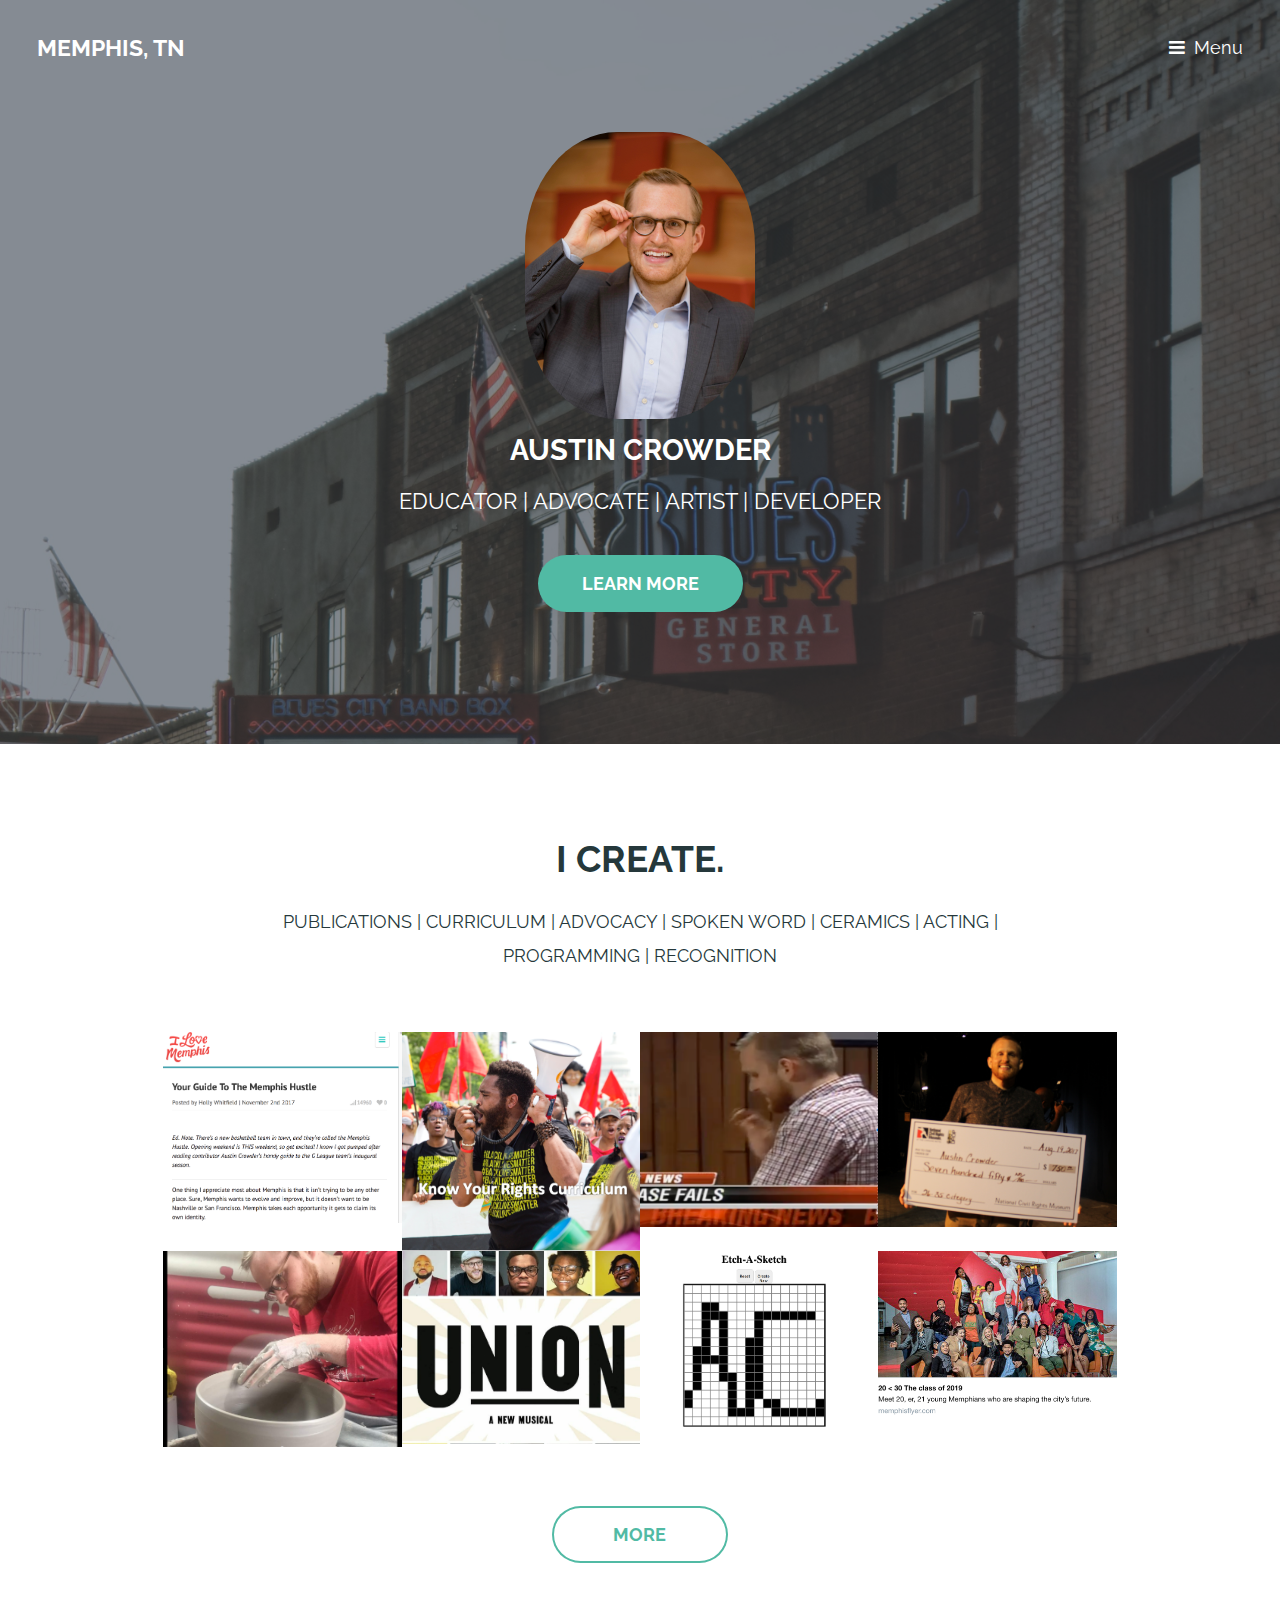
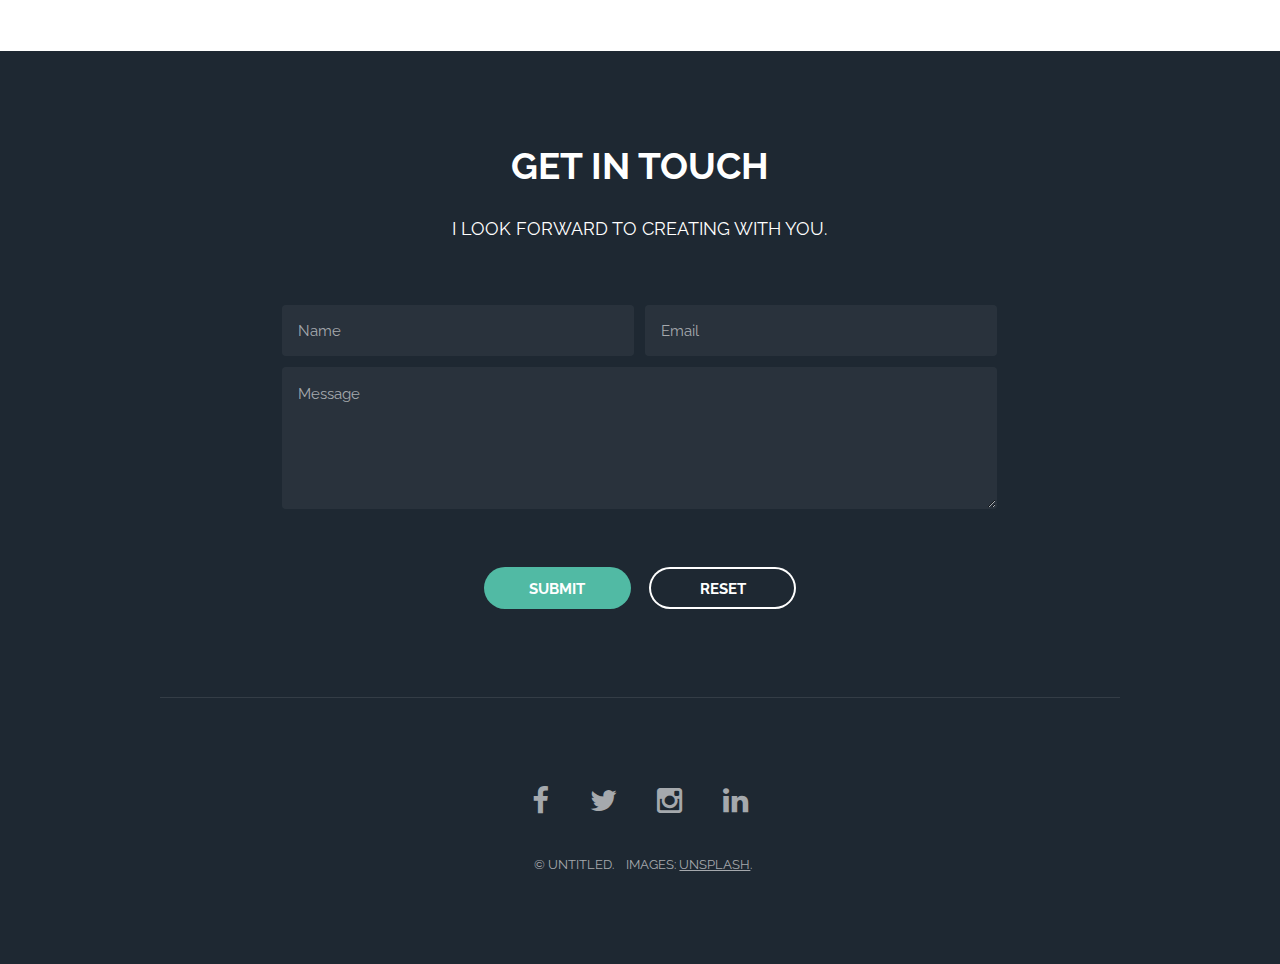
<file: Template_1/index.html>
<!DOCTYPE HTML>
<!-- Austin Crowder -->
<html>
	<head>
		<title>Austin Crowder</title>
		<meta charset="utf-8" />
		<meta name="viewport" content="width=device-width, initial-scale=1" />
		<!--[if lte IE 8]><script src="assets/js/ie/html5shiv.js"></script><![endif]-->
		<link rel="stylesheet" href="assets/css/main.css" />
		<!--[if lte IE 8]><link rel="stylesheet" href="assets/css/ie8.css" /><![endif]-->
		<!--[if lte IE 9]><link rel="stylesheet" href="assets/css/ie9.css" /><![endif]-->
	</head>
	<body class="landing">
		<!-- Header -->
			<header id="header" class="alt">
				<h1><a href="index.html">Memphis, TN
				</a></h1>
				<a href="#nav">Menu</a>
			</header>

		<!-- Nav -->
			<nav id="nav">
				<ul class="links">
					<li><a href="index.html">Home</a></li>
					<li><a href="generic.html">Generic</a></li>
					<li><a href="elements.html">Elements</a></li>
				</ul>
			</nav>

		<!-- Banner -->
			<section id="banner">
				<img id="headshot1" img src="images/Headshot1.jpg"></img>
				<h2>Austin Crowder</h2>
				<p>Educator | Advocate | Artist | Developer</p>
				<ul class="actions">
					<li><a href="https://www.linkedin.com/in/austin-crowder-28664433/" class="button big special">Learn More</a></li>
				</ul>
			</section>

		<!-- One -->
			<!-- <section id="one" class="wrapper style1">
				<div class="inner">
					<article class="feature left">
						<span class="image"><img src="imag
							es/pic01.jpg" alt="Preview of Project"></span>
						<div class="content">
							<h2>Create</h2>
							<p>Publications</p>
							<ul class="actions">
								<li>
									<a href="#" class="button alt">More</a>
								</li>
							</ul>
						</div>
					</article>
					<article class="feature right">
						<span class="image"><img src="images/pic02.jpg" alt="Preview of Project" /></span>
						<div class="content">
							<h2>Section/Project #2</h2>
							<p>Lorem ipsum dolor sit amet, consectetur adipisicing elit, sed do eiusmod tempor incididunt ut labore et dolore magna aliqua.</p>
							<ul class="actions">
								<li>
									<a href="#" class="button alt">More</a>
								</li> -->
							</ul>
						</div>
					</article>
				</div>
			</section>

		<!-- Two -->
			<section id="two" class="wrapper special">
				<div class="inner">
					<header class="major narrow">
						<h2>I create.</h2>
						<p>Publications | Curriculum | Advocacy | Spoken Word | Ceramics | Acting | Programming | Recognition </p>
					</header>
					<div class="image-grid">
						<a href="#" class="image"><img src="images/writing.png" alt="" /></a>
						<a href="#" class="image"><img src="images/pic2.png" alt="" /></a>
						<a href="#" class="image"><img src="images/pic3.png" alt="" /></a>
						<a href="#" class="image"><img src="images/pic4.png" alt="" /></a>
						<a href="#" class="image"><img src="images/pic6.png" alt="" /></a>
						<a href="#" class="image"><img src="images/pic7.png" alt="" /></a>
						<a href="#" class="image"><img src="images/pic8.png" alt="" /></a>
						<a href="#" class="image"><img src="images/pic10.png" alt="" /></a>
					</div>
					<ul class="actions">
						<li><a href="#" class="button big alt">More</a></li>
					</ul>
				</div>
			</section>

		<!-- Three -->
			<!-- <section id="three" class="wrapper style3 special">
				<div class="inner">
					<header class="major narrow	">
						<h2>Footer/Additional Info</h2>
						<p>Ipsum dolor tempus commodo turpis adipiscing Tempor placerat sed amet accumsan</p>
					</header>
					<ul class="actions">
						<li><a href="#" class="button big alt">More</a></li>
					</ul>
				</div>
			</section> -->

		<!-- Four -->
			<section id="four" class="wrapper style2 special">
				<div class="inner">
					<header class="major narrow">
						<h2>Get in touch</h2>
						<p>I look forward to creating with you.</p>
					</header>
					<form action="#" method="POST">
						<div class="container 75%">
							<div class="row uniform 50%">
								<div class="6u 12u$(xsmall)">
									<input name="name" placeholder="Name" type="text" />
								</div>
								<div class="6u$ 12u$(xsmall)">
									<input name="email" placeholder="Email" type="email" />
								</div>
								<div class="12u$">
									<textarea name="message" placeholder="Message" rows="4"></textarea>
								</div>
							</div>
						</div>
						<ul class="actions">
							<li><input type="submit" class="special" value="Submit" /></li>
							<li><input type="reset" class="alt" value="Reset" /></li>
						</ul>
					</form>
				</div>
			</section>

		<!-- Footer -->
			<footer id="footer">
				<div class="inner">
					<ul class="icons">
						<li><a href="#" class="icon fa-facebook">
							<span class="label">Facebook</span>
						</a></li>
						<li><a href="#" class="icon fa-twitter">
							<span class="label">Twitter</span>
						</a></li>
						<li><a href="#" class="icon fa-instagram">
							<span class="label">Instagram</span>
						</a></li>
						<li><a href="#" class="icon fa-linkedin">
							<span class="label">LinkedIn</span>
						</a></li>
					</ul>
					<ul class="copyright">
						<li>&copy; Untitled.</li>
						<li>Images: <a href="http://unsplash.com">Unsplash</a>.</li>
					</ul>
				</div>
			</footer>

		<!-- Scripts -->
			<!-- <script src="assets/js/jquery.min.js"></script>
			<script src="assets/js/skel.min.js"></script>
			<script src="assets/js/util.js"></script> -->
			<!--[if lte IE 8]><script src="assets/js/ie/respond.min.js"></script><![endif]-->
			<!-- <script src="assets/js/main.js"></script> -->

	</body>
</html>
</file>
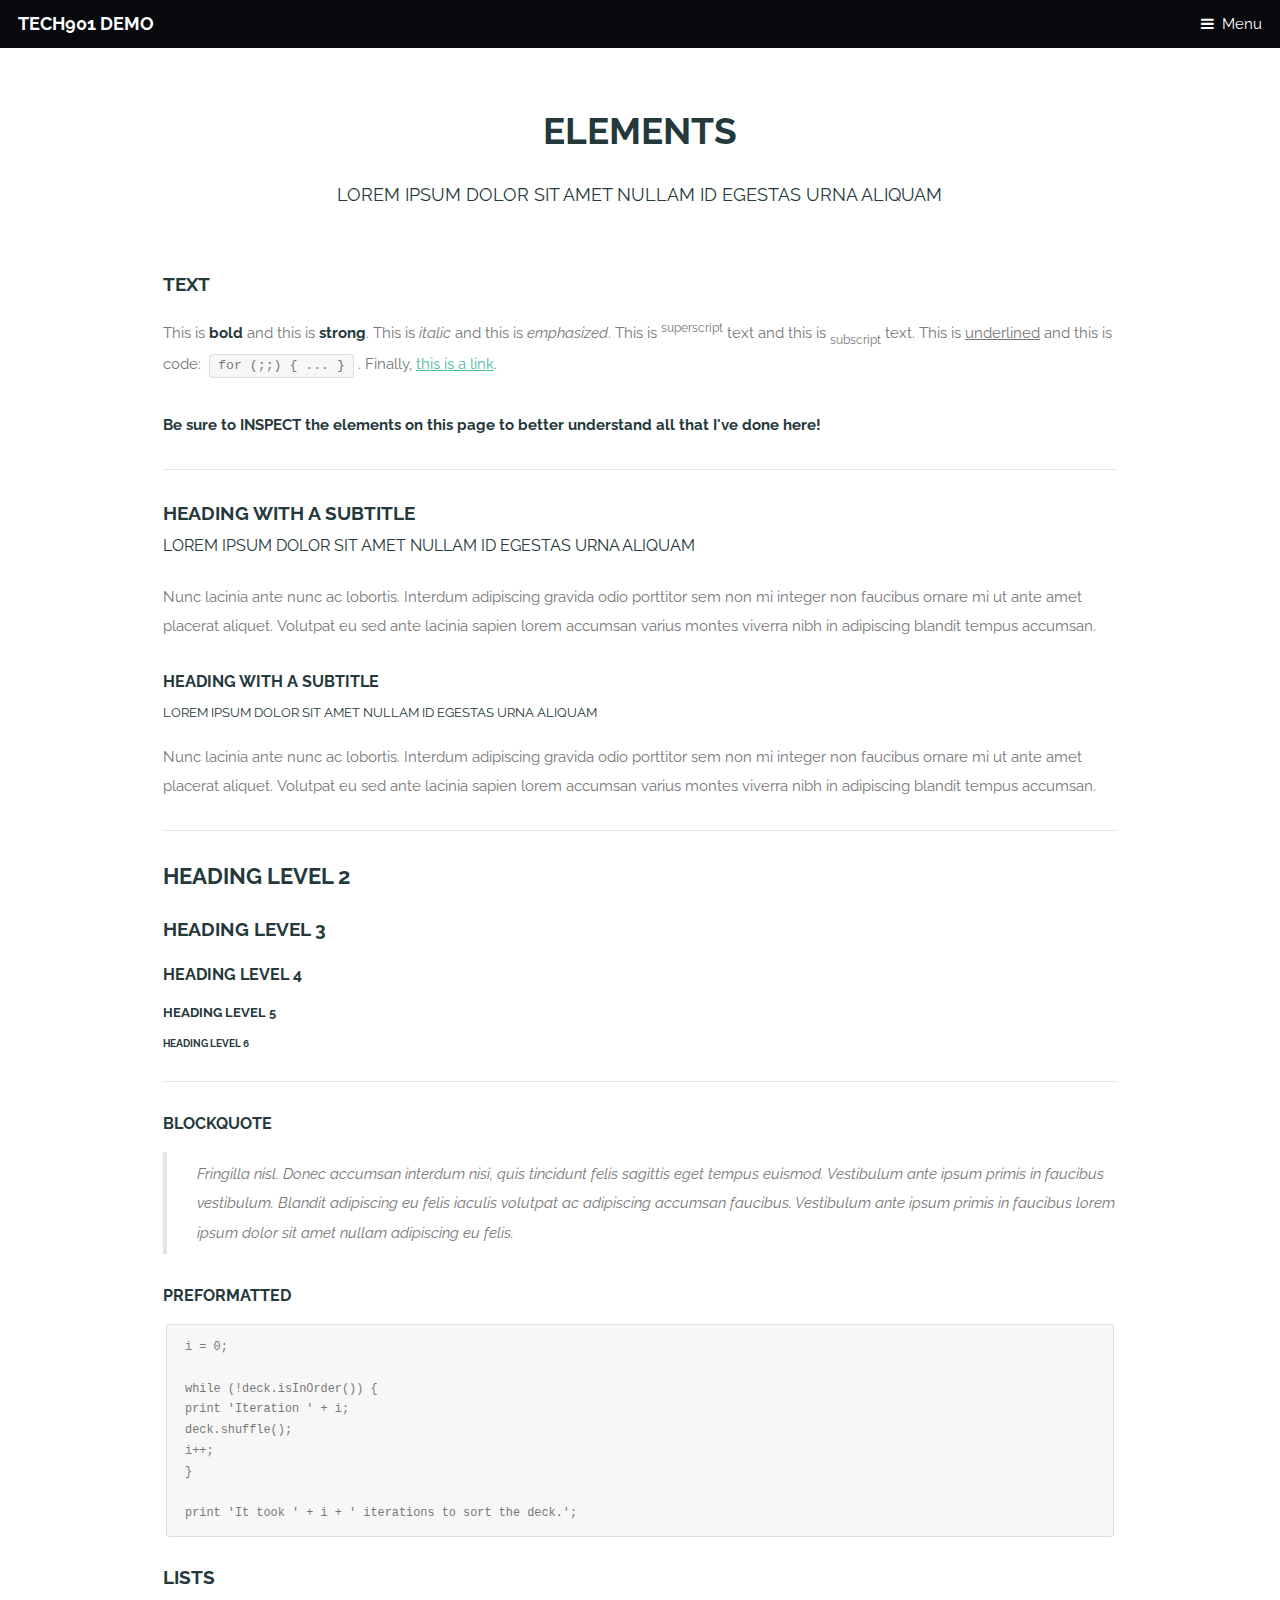
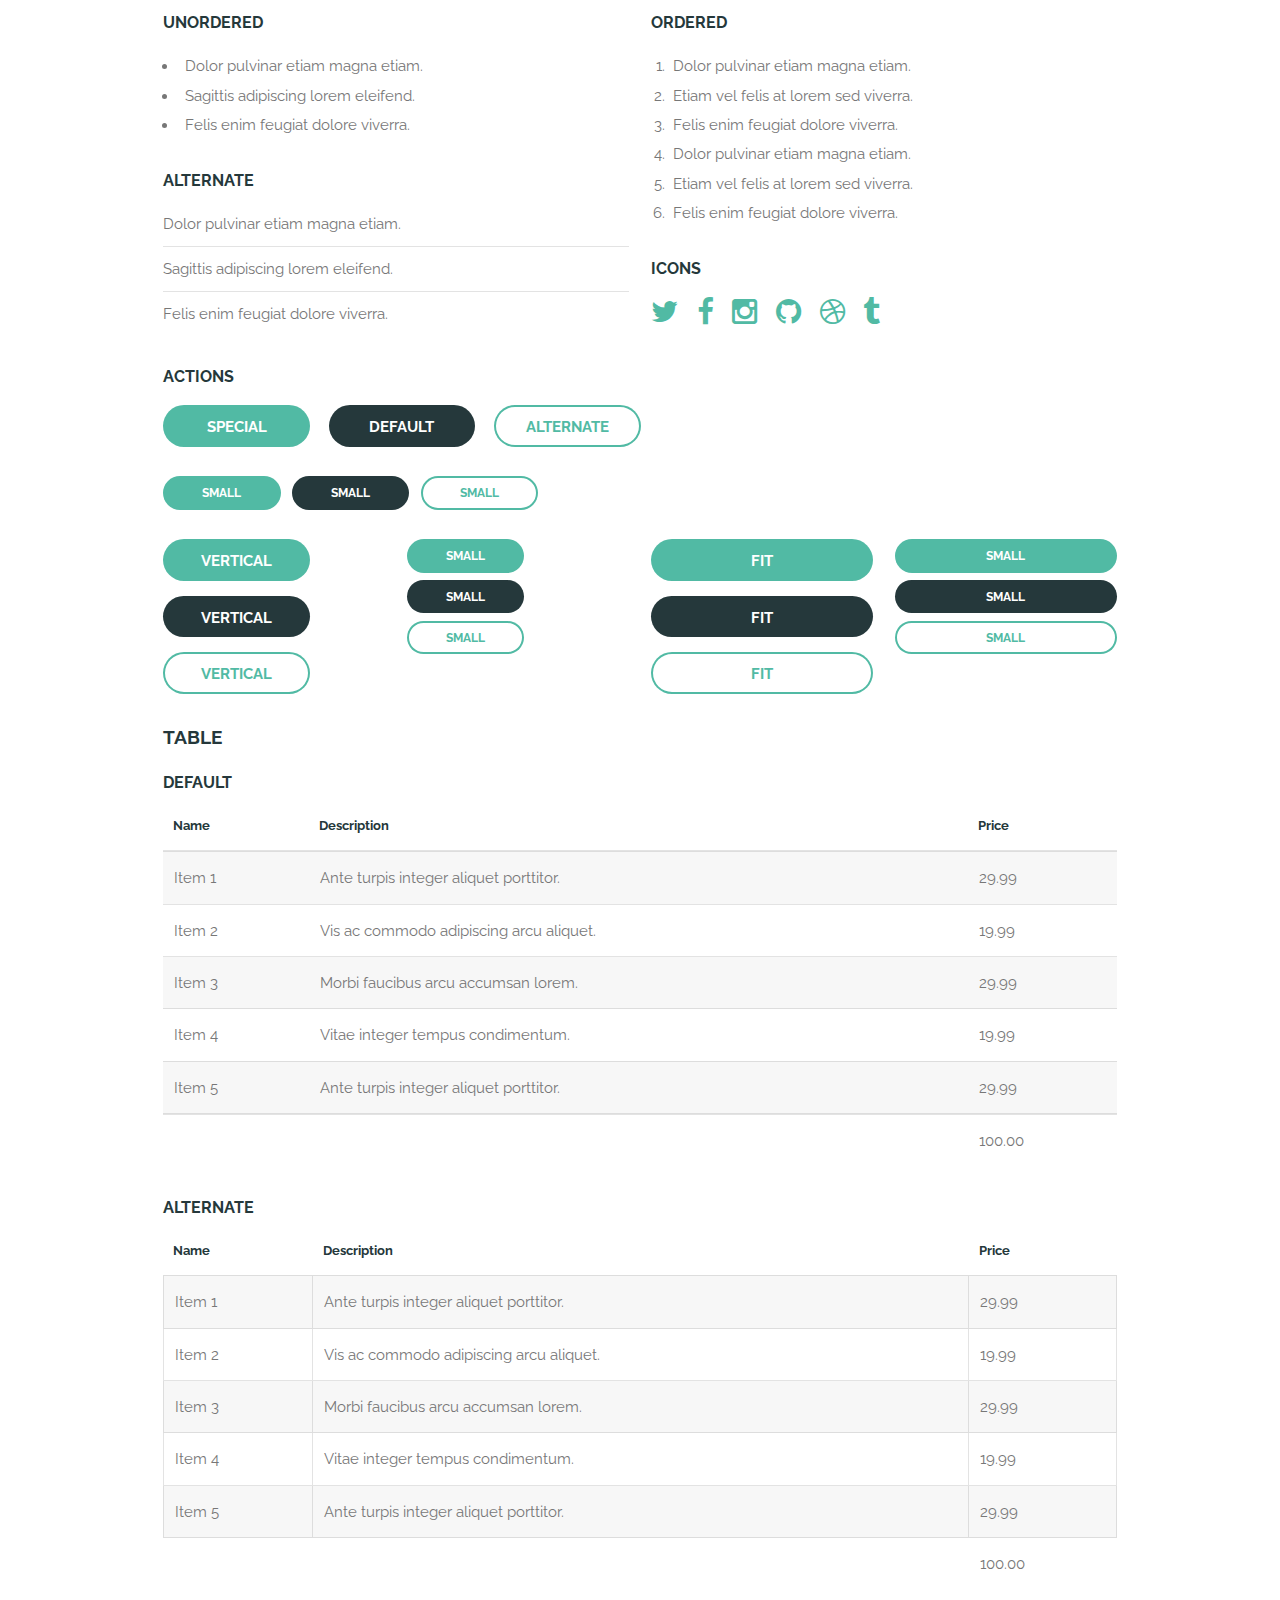
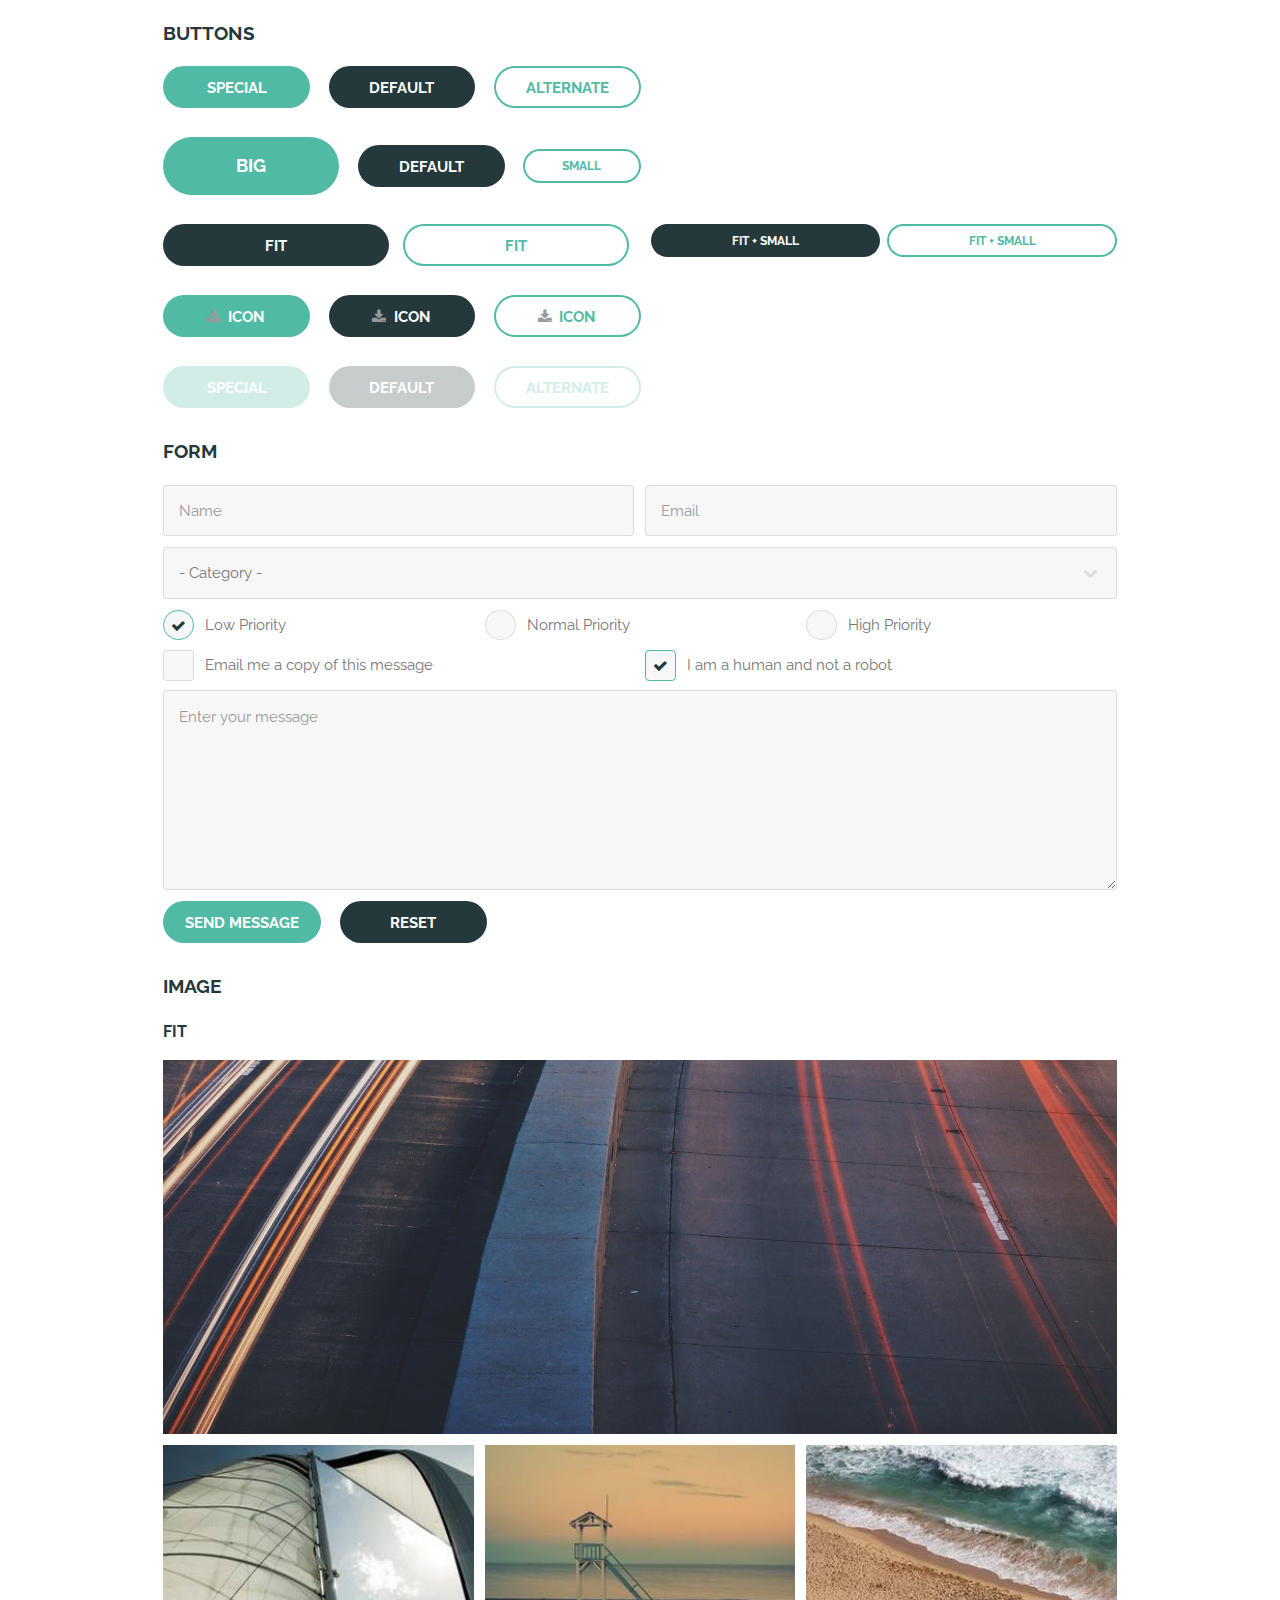
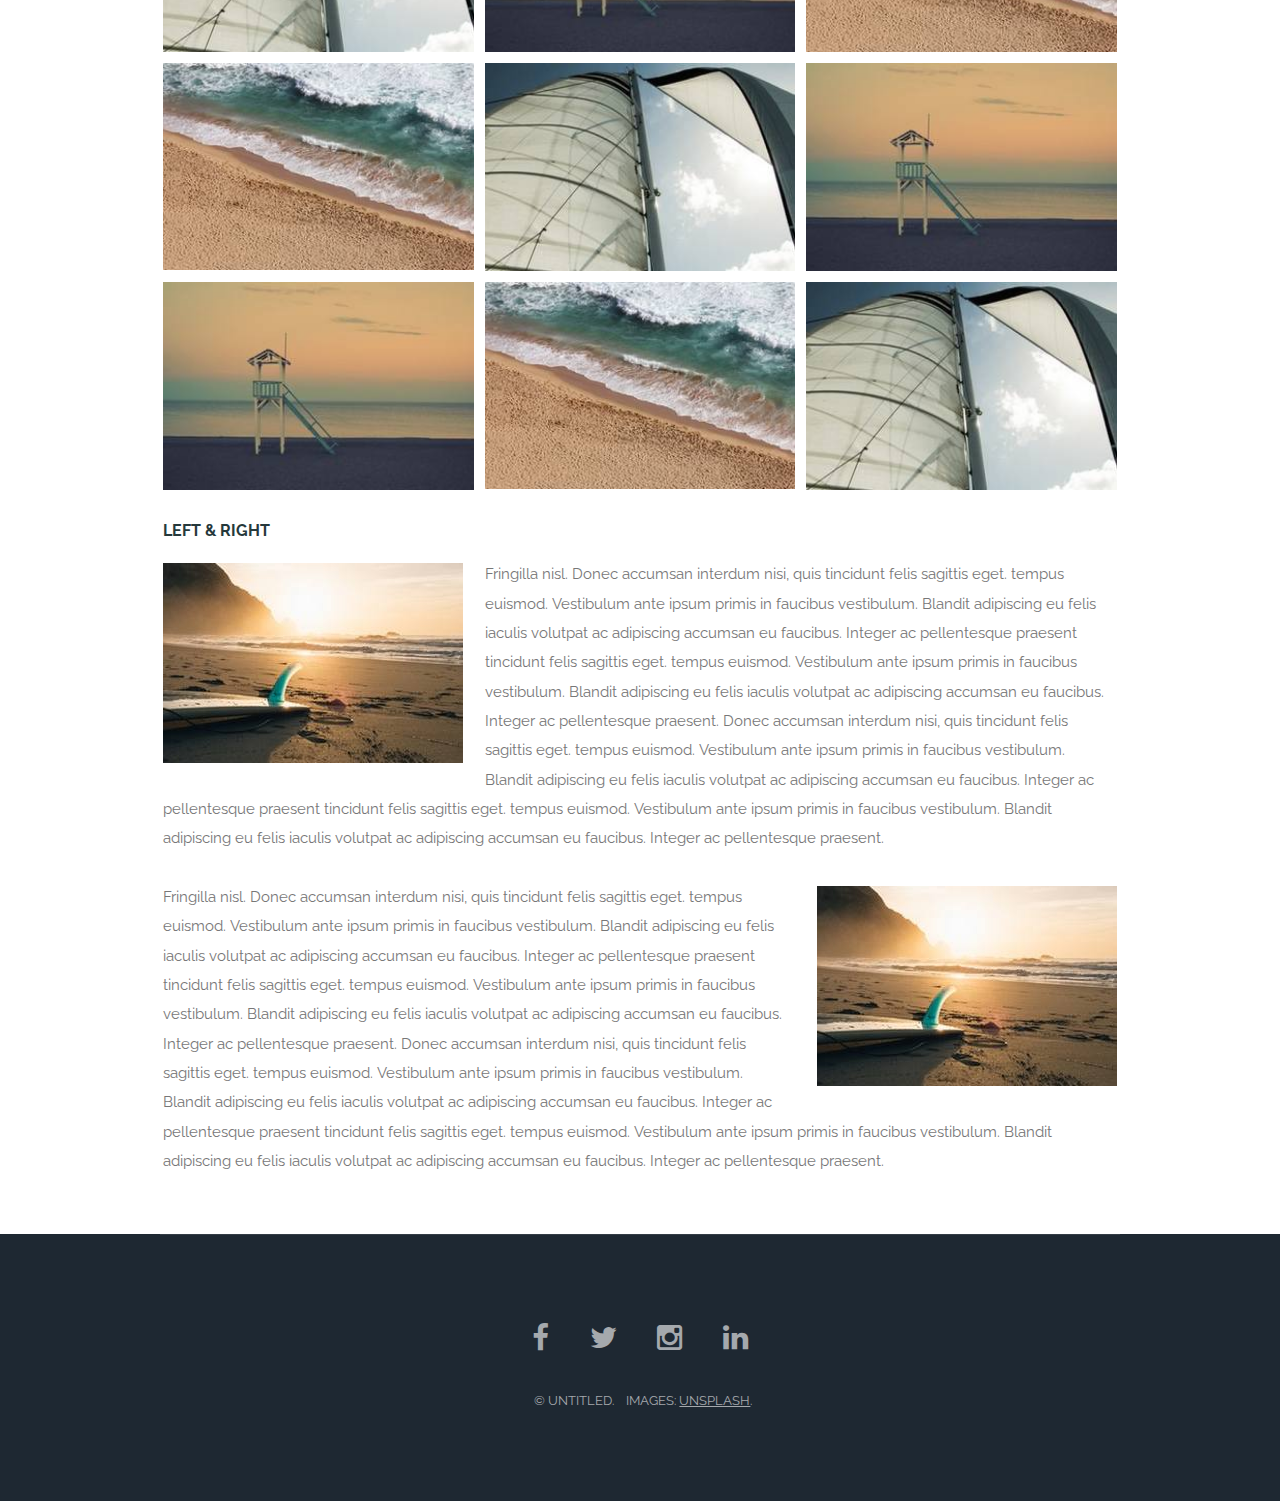
<file: Template_1/elements.html>
<!DOCTYPE HTML>
<!-- Name: _______________ -->
<html>
	<head>
		<title>Elements</title>
		<meta charset="utf-8" />
		<meta name="viewport" content="width=device-width, initial-scale=1" />
		<!--[if lte IE 8]><script src="assets/js/ie/html5shiv.js"></script><![endif]-->
		<link rel="stylesheet" href="assets/css/main.css" />
		<!--[if lte IE 8]><link rel="stylesheet" href="assets/css/ie8.css" /><![endif]-->
		<!--[if lte IE 9]><link rel="stylesheet" href="assets/css/ie9.css" /><![endif]-->
	</head>
	<body>

		<!-- Header -->
			<header id="header" class="skel-layers-fixed">
				<h1><a href="index.html">Tech901 Demo</a></h1>
				<a href="#nav">Menu</a>
			</header>

		<!-- Nav -->
			<nav id="nav">
				<ul class="links">
					<li><a href="index.html">Home</a></li>
					<li><a href="generic.html">Generic</a></li>
					<li><a href="elements.html">Elements</a></li>
				</ul>
			</nav>

		<!-- Main -->
			<section id="main" class="wrapper">
				<div class="container">
					<header class="major special">
						<h2>Elements</h2>
						<p>Lorem ipsum dolor sit amet nullam id egestas urna aliquam</p>
					</header>

					<!-- Text -->
						<section>
							<h3>Text</h3>
							<p>This is <b>bold</b> and this is <strong>strong</strong>. This is <i>italic</i> and this is <em>emphasized</em>.
							This is <sup>superscript</sup> text and this is <sub>subscript</sub> text.
							This is <u>underlined</u> and this is code: <code>for (;;) { ... }</code>. Finally, <a href="#">this is a link</a>.</p>
							
							<p>
								<strong>Be sure to INSPECT the elements on this page to better understand all that I've done here!</strong>
							</p>

							<hr />

							<header>
								<h3>Heading with a Subtitle</h3>
								<p>Lorem ipsum dolor sit amet nullam id egestas urna aliquam</p>
							</header>
							<p>Nunc lacinia ante nunc ac lobortis. Interdum adipiscing gravida odio porttitor sem non mi integer non faucibus ornare mi ut ante amet placerat aliquet. Volutpat eu sed ante lacinia sapien lorem accumsan varius montes viverra nibh in adipiscing blandit tempus accumsan.</p>
							<header>
								<h4>Heading with a Subtitle</h4>
								<p>Lorem ipsum dolor sit amet nullam id egestas urna aliquam</p>
							</header>
							<p>Nunc lacinia ante nunc ac lobortis. Interdum adipiscing gravida odio porttitor sem non mi integer non faucibus ornare mi ut ante amet placerat aliquet. Volutpat eu sed ante lacinia sapien lorem accumsan varius montes viverra nibh in adipiscing blandit tempus accumsan.</p>

							<hr />

							<h2>Heading Level 2</h2>
							<h3>Heading Level 3</h3>
							<h4>Heading Level 4</h4>
							<h5>Heading Level 5</h5>
							<h6>Heading Level 6</h6>

							<hr />

							<h4>Blockquote</h4>
							<blockquote>Fringilla nisl. Donec accumsan interdum nisi, quis tincidunt felis sagittis eget tempus euismod. Vestibulum ante ipsum primis in faucibus vestibulum. Blandit adipiscing eu felis iaculis volutpat ac adipiscing accumsan faucibus. Vestibulum ante ipsum primis in faucibus lorem ipsum dolor sit amet nullam adipiscing eu felis.</blockquote>

							<h4>Preformatted</h4>
							<pre><code>i = 0;

while (!deck.isInOrder()) {
print 'Iteration ' + i;
deck.shuffle();
i++;
}

print 'It took ' + i + ' iterations to sort the deck.';</code></pre>
						</section>

					<!-- Lists -->
						<section>
							<h3>Lists</h3>
							<div class="row">
								<div class="6u 12u$(xsmall)">

									<h4>Unordered</h4>
									<ul>
										<li>Dolor pulvinar etiam magna etiam.</li>
										<li>Sagittis adipiscing lorem eleifend.</li>
										<li>Felis enim feugiat dolore viverra.</li>
									</ul>

									<h4>Alternate</h4>
									<ul class="alt">
										<li>Dolor pulvinar etiam magna etiam.</li>
										<li>Sagittis adipiscing lorem eleifend.</li>
										<li>Felis enim feugiat dolore viverra.</li>
									</ul>

								</div>
								<div class="6u$ 12u$(xsmall)">

									<h4>Ordered</h4>
									<ol>
										<li>Dolor pulvinar etiam magna etiam.</li>
										<li>Etiam vel felis at lorem sed viverra.</li>
										<li>Felis enim feugiat dolore viverra.</li>
										<li>Dolor pulvinar etiam magna etiam.</li>
										<li>Etiam vel felis at lorem sed viverra.</li>
										<li>Felis enim feugiat dolore viverra.</li>
									</ol>

									<h4>Icons</h4>
									<ul class="icons">
										<li><a href="#" class="icon fa-twitter"><span class="label">Twitter</span></a></li>
										<li><a href="#" class="icon fa-facebook"><span class="label">Facebook</span></a></li>
										<li><a href="#" class="icon fa-instagram"><span class="label">Instagram</span></a></li>
										<li><a href="#" class="icon fa-github"><span class="label">Github</span></a></li>
										<li><a href="#" class="icon fa-dribbble"><span class="label">Dribbble</span></a></li>
										<li><a href="#" class="icon fa-tumblr"><span class="label">Tumblr</span></a></li>
									</ul>

								</div>
							</div>

							<h4>Actions</h4>
							<ul class="actions">
								<li><a href="#" class="button special">Special</a></li>
								<li><a href="#" class="button">Default</a></li>
								<li><a href="#" class="button alt">Alternate</a></li>
							</ul>
							<ul class="actions small">
								<li><a href="#" class="button special small">Small</a></li>
								<li><a href="#" class="button small">Small</a></li>
								<li><a href="#" class="button alt small">Small</a></li>
							</ul>
							<div class="row">
								<div class="3u 6u(small) 12u$(xsmall)">
									<ul class="actions vertical">
										<li><a href="#" class="button special">Vertical</a></li>
										<li><a href="#" class="button">Vertical</a></li>
										<li><a href="#" class="button alt">Vertical</a></li>
									</ul>
								</div>
								<div class="3u 6u$(small) 12u$(xsmall)">
									<ul class="actions vertical small">
										<li><a href="#" class="button special small">Small</a></li>
										<li><a href="#" class="button small">Small</a></li>
										<li><a href="#" class="button alt small">Small</a></li>
									</ul>
								</div>
								<div class="3u 6u(small) 12u$(xsmall)">
									<ul class="actions vertical">
										<li><a href="#" class="button special fit">Fit</a></li>
										<li><a href="#" class="button fit">Fit</a></li>
										<li><a href="#" class="button alt fit">Fit</a></li>
									</ul>
								</div>
								<div class="3u$ 6u$(small) 12u$(xsmall)">
									<ul class="actions vertical small">
										<li><a href="#" class="button special small fit">Small</a></li>
										<li><a href="#" class="button small fit">Small</a></li>
										<li><a href="#" class="button alt small fit">Small</a></li>
									</ul>
								</div>
							</div>
						</section>

					<!-- Table -->
						<section>
							<h3>Table</h3>
							<h4>Default</h4>
							<div class="table-wrapper">
								<table>
									<thead>
										<tr>
											<th>Name</th>
											<th>Description</th>
											<th>Price</th>
										</tr>
									</thead>
									<tbody>
										<tr>
											<td>Item 1</td>
											<td>Ante turpis integer aliquet porttitor.</td>
											<td>29.99</td>
										</tr>
										<tr>
											<td>Item 2</td>
											<td>Vis ac commodo adipiscing arcu aliquet.</td>
											<td>19.99</td>
										</tr>
										<tr>
											<td>Item 3</td>
											<td> Morbi faucibus arcu accumsan lorem.</td>
											<td>29.99</td>
										</tr>
										<tr>
											<td>Item 4</td>
											<td>Vitae integer tempus condimentum.</td>
											<td>19.99</td>
										</tr>
										<tr>
											<td>Item 5</td>
											<td>Ante turpis integer aliquet porttitor.</td>
											<td>29.99</td>
										</tr>
									</tbody>
									<tfoot>
										<tr>
											<td colspan="2"></td>
											<td>100.00</td>
										</tr>
									</tfoot>
								</table>
							</div>
							<h4>Alternate</h4>
							<div class="table-wrapper">
								<table class="alt">
									<thead>
										<tr>
											<th>Name</th>
											<th>Description</th>
											<th>Price</th>
										</tr>
									</thead>
									<tbody>
										<tr>
											<td>Item 1</td>
											<td>Ante turpis integer aliquet porttitor.</td>
											<td>29.99</td>
										</tr>
										<tr>
											<td>Item 2</td>
											<td>Vis ac commodo adipiscing arcu aliquet.</td>
											<td>19.99</td>
										</tr>
										<tr>
											<td>Item 3</td>
											<td> Morbi faucibus arcu accumsan lorem.</td>
											<td>29.99</td>
										</tr>
										<tr>
											<td>Item 4</td>
											<td>Vitae integer tempus condimentum.</td>
											<td>19.99</td>
										</tr>
										<tr>
											<td>Item 5</td>
											<td>Ante turpis integer aliquet porttitor.</td>
											<td>29.99</td>
										</tr>
									</tbody>
									<tfoot>
										<tr>
											<td colspan="2"></td>
											<td>100.00</td>
										</tr>
									</tfoot>
								</table>
							</div>
						</section>

					<!-- Buttons -->
						<section>
							<h3>Buttons</h3>
							<ul class="actions">
								<li><a href="#" class="button special">Special</a></li>
								<li><a href="#" class="button">Default</a></li>
								<li><a href="#" class="button alt">Alternate</a></li>
							</ul>
							<ul class="actions">
								<li><a href="#" class="button special big">Big</a></li>
								<li><a href="#" class="button">Default</a></li>
								<li><a href="#" class="button alt small">Small</a></li>
							</ul>
							<div class="row">
								<div class="6u 12u$(xsmall)">
									<ul class="actions fit">
										<li><a href="#" class="button fit">Fit</a></li>
										<li><a href="#" class="button alt fit">Fit</a></li>
									</ul>
								</div>
								<div class="6u$ 12u$(xsmall)">
									<ul class="actions fit small">
										<li><a href="#" class="button fit small">Fit + Small</a></li>
										<li><a href="#" class="button alt fit small">Fit + Small</a></li>
									</ul>
								</div>
							</div>
							<ul class="actions">
								<li><a href="#" class="button special icon fa-download">Icon</a></li>
								<li><a href="#" class="button icon fa-download">Icon</a></li>
								<li><a href="#" class="button alt icon fa-download">Icon</a></li>
							</ul>
							<ul class="actions">
								<li><span class="button special disabled">Special</span></li>
								<li><span class="button disabled">Default</span></li>
								<li><span class="button alt disabled">Alternate</span></li>
							</ul>
						</section>

					<!-- Form -->
						<section>
							<h3>Form</h3>
							<form method="post" action="#">
								<div class="row uniform 50%">
									<div class="6u 12u$(xsmall)">
										<input type="text" name="name" id="name" value="" placeholder="Name" />
									</div>
									<div class="6u$ 12u$(xsmall)">
										<input type="email" name="email" id="email" value="" placeholder="Email" />
									</div>
									<div class="12u$">
										<div class="select-wrapper">
											<select name="category" id="category">
												<option value="">- Category -</option>
												<option value="1">Manufacturing</option>
												<option value="1">Shipping</option>
												<option value="1">Administration</option>
												<option value="1">Human Resources</option>
											</select>
										</div>
									</div>
									<div class="4u 12u$(xsmall)">
										<input type="radio" id="priority-low" name="priority" checked>
										<label for="priority-low">Low Priority</label>
									</div>
									<div class="4u 12u$(xsmall)">
										<input type="radio" id="priority-normal" name="priority">
										<label for="priority-normal">Normal Priority</label>
									</div>
									<div class="4u$ 12u$(xsmall)">
										<input type="radio" id="priority-high" name="priority">
										<label for="priority-high">High Priority</label>
									</div>
									<div class="6u 12u$(small)">
										<input type="checkbox" id="copy" name="copy">
										<label for="copy">Email me a copy of this message</label>
									</div>
									<div class="6u$ 12u$(small)">
										<input type="checkbox" id="human" name="human" checked>
										<label for="human">I am a human and not a robot</label>
									</div>
									<div class="12u$">
										<textarea name="message" id="message" placeholder="Enter your message" rows="6"></textarea>
									</div>
									<div class="12u$">
										<ul class="actions">
											<li><input type="submit" value="Send Message" class="special" /></li>
											<li><input type="reset" value="Reset" /></li>
										</ul>
									</div>
								</div>
							</form>
						</section>

					<!-- Image -->
						<section>
							<h3>Image</h3>
							<h4>Fit</h4>
							<div class="box alt">
								<div class="row 50% uniform">
									<div class="12u$"><span class="image fit"><img src="images/pic11.jpg" alt="" /></span></div>
									<div class="4u"><span class="image fit"><img src="images/pic03.jpg" alt="" /></span></div>
									<div class="4u"><span class="image fit"><img src="images/pic04.jpg" alt="" /></span></div>
									<div class="4u$"><span class="image fit"><img src="images/pic05.jpg" alt="" /></span></div>
									<div class="4u"><span class="image fit"><img src="images/pic05.jpg" alt="" /></span></div>
									<div class="4u"><span class="image fit"><img src="images/pic03.jpg" alt="" /></span></div>
									<div class="4u$"><span class="image fit"><img src="images/pic04.jpg" alt="" /></span></div>
									<div class="4u"><span class="image fit"><img src="images/pic04.jpg" alt="" /></span></div>
									<div class="4u"><span class="image fit"><img src="images/pic05.jpg" alt="" /></span></div>
									<div class="4u$"><span class="image fit"><img src="images/pic03.jpg" alt="" /></span></div>
								</div>
							</div>

							<h4>Left &amp; Right</h4>
							<p><span class="image left"><img src="images/pic06.jpg" alt="" /></span>Fringilla nisl. Donec accumsan interdum nisi, quis tincidunt felis sagittis eget. tempus euismod. Vestibulum ante ipsum primis in faucibus vestibulum. Blandit adipiscing eu felis iaculis volutpat ac adipiscing accumsan eu faucibus. Integer ac pellentesque praesent tincidunt felis sagittis eget. tempus euismod. Vestibulum ante ipsum primis in faucibus vestibulum. Blandit adipiscing eu felis iaculis volutpat ac adipiscing accumsan eu faucibus. Integer ac pellentesque praesent. Donec accumsan interdum nisi, quis tincidunt felis sagittis eget. tempus euismod. Vestibulum ante ipsum primis in faucibus vestibulum. Blandit adipiscing eu felis iaculis volutpat ac adipiscing accumsan eu faucibus. Integer ac pellentesque praesent tincidunt felis sagittis eget. tempus euismod. Vestibulum ante ipsum primis in faucibus vestibulum. Blandit adipiscing eu felis iaculis volutpat ac adipiscing accumsan eu faucibus. Integer ac pellentesque praesent.</p>
							<p><span class="image right"><img src="images/pic06.jpg" alt="" /></span>Fringilla nisl. Donec accumsan interdum nisi, quis tincidunt felis sagittis eget. tempus euismod. Vestibulum ante ipsum primis in faucibus vestibulum. Blandit adipiscing eu felis iaculis volutpat ac adipiscing accumsan eu faucibus. Integer ac pellentesque praesent tincidunt felis sagittis eget. tempus euismod. Vestibulum ante ipsum primis in faucibus vestibulum. Blandit adipiscing eu felis iaculis volutpat ac adipiscing accumsan eu faucibus. Integer ac pellentesque praesent. Donec accumsan interdum nisi, quis tincidunt felis sagittis eget. tempus euismod. Vestibulum ante ipsum primis in faucibus vestibulum. Blandit adipiscing eu felis iaculis volutpat ac adipiscing accumsan eu faucibus. Integer ac pellentesque praesent tincidunt felis sagittis eget. tempus euismod. Vestibulum ante ipsum primis in faucibus vestibulum. Blandit adipiscing eu felis iaculis volutpat ac adipiscing accumsan eu faucibus. Integer ac pellentesque praesent.</p>
						</section>

				</div>
			</section>

		<!-- Footer -->
			<footer id="footer">
				<div class="inner">
					<ul class="icons">
						<li><a href="#" class="icon fa-facebook">
							<span class="label">Facebook</span>
						</a></li>
						<li><a href="#" class="icon fa-twitter">
							<span class="label">Twitter</span>
						</a></li>
						<li><a href="#" class="icon fa-instagram">
							<span class="label">Instagram</span>
						</a></li>
						<li><a href="#" class="icon fa-linkedin">
							<span class="label">LinkedIn</span>
						</a></li>
					</ul>
					<ul class="copyright">
						<li>&copy; Untitled.</li>
						<li>Images: <a href="http://unsplash.com">Unsplash</a>.</li>
					</ul>
				</div>
			</footer>

		<!-- Scripts -->
			<script src="assets/js/jquery.min.js"></script>
			<script src="assets/js/skel.min.js"></script>
			<script src="assets/js/util.js"></script>
			<!--[if lte IE 8]><script src="assets/js/ie/respond.min.js"></script><![endif]-->
			<script src="assets/js/main.js"></script>

	</body>
</html>
</file>
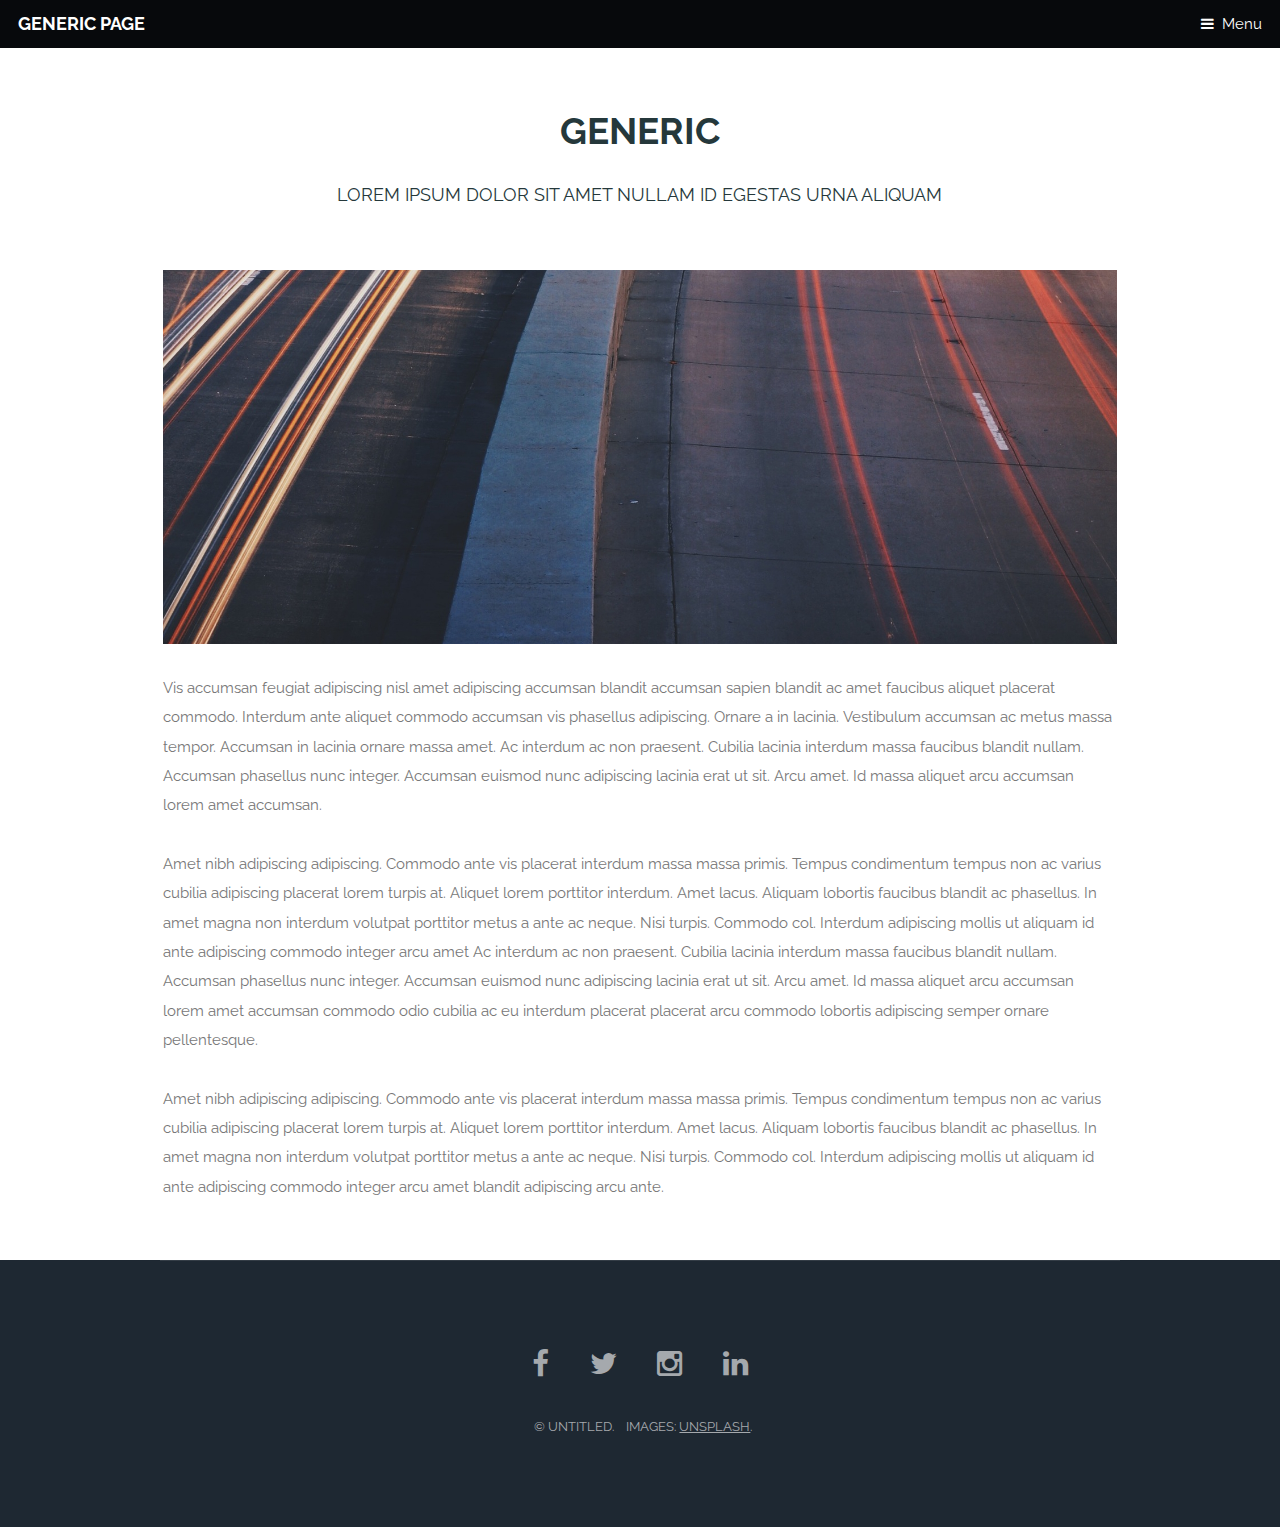
<file: Template_1/generic.html>
<!DOCTYPE HTML>
<!-- Name: ________________ -->
<html>
	<head>
		<title>Generic Page</title>
		<meta charset="utf-8" />
		<meta name="viewport" content="width=device-width, initial-scale=1" />
		<!--[if lte IE 8]><script src="assets/js/ie/html5shiv.js"></script><![endif]-->
		<link rel="stylesheet" href="assets/css/main.css" />
		<!--[if lte IE 8]><link rel="stylesheet" href="assets/css/ie8.css" /><![endif]-->
		<!--[if lte IE 9]><link rel="stylesheet" href="assets/css/ie9.css" /><![endif]-->
	</head>
	<body>

		<!-- Header -->
			<header id="header">
				<h1><a href="index.html">Generic Page</a></h1>
				<a href="#nav">Menu</a>
			</header>

		<!-- Nav -->
			<nav id="nav">
				<ul class="links">
					<li><a href="index.html">Home</a></li>
					<li><a href="generic.html">Generic</a></li>
					<li><a href="elements.html">Elements</a></li>
				</ul>
			</nav>

		<!-- Main -->
			<section id="main" class="wrapper">
				<div class="container">

					<header class="major special">
						<h2>Generic</h2>
						<p>Lorem ipsum dolor sit amet nullam id egestas urna aliquam</p>
					</header>

					<a href="#" class="image fit"><img src="images/pic11.jpg" alt="" /></a>
					<p>Vis accumsan feugiat adipiscing nisl amet adipiscing accumsan blandit accumsan sapien blandit ac amet faucibus aliquet placerat commodo. Interdum ante aliquet commodo accumsan vis phasellus adipiscing. Ornare a in lacinia. Vestibulum accumsan ac metus massa tempor. Accumsan in lacinia ornare massa amet. Ac interdum ac non praesent. Cubilia lacinia interdum massa faucibus blandit nullam. Accumsan phasellus nunc integer. Accumsan euismod nunc adipiscing lacinia erat ut sit. Arcu amet. Id massa aliquet arcu accumsan lorem amet accumsan.</p>
					<p>Amet nibh adipiscing adipiscing. Commodo ante vis placerat interdum massa massa primis. Tempus condimentum tempus non ac varius cubilia adipiscing placerat lorem turpis at. Aliquet lorem porttitor interdum. Amet lacus. Aliquam lobortis faucibus blandit ac phasellus. In amet magna non interdum volutpat porttitor metus a ante ac neque. Nisi turpis. Commodo col. Interdum adipiscing mollis ut aliquam id ante adipiscing commodo integer arcu amet Ac interdum ac non praesent. Cubilia lacinia interdum massa faucibus blandit nullam. Accumsan phasellus nunc integer. Accumsan euismod nunc adipiscing lacinia erat ut sit. Arcu amet. Id massa aliquet arcu accumsan lorem amet accumsan commodo odio cubilia ac eu interdum placerat placerat arcu commodo lobortis adipiscing semper ornare pellentesque.</p>
					<p>Amet nibh adipiscing adipiscing. Commodo ante vis placerat interdum massa massa primis. Tempus condimentum tempus non ac varius cubilia adipiscing placerat lorem turpis at. Aliquet lorem porttitor interdum. Amet lacus. Aliquam lobortis faucibus blandit ac phasellus. In amet magna non interdum volutpat porttitor metus a ante ac neque. Nisi turpis. Commodo col. Interdum adipiscing mollis ut aliquam id ante adipiscing commodo integer arcu amet blandit adipiscing arcu ante.</p>

				</div>
			</section>

		<!-- Footer -->
			<footer id="footer">
				<div class="inner">
					<ul class="icons">
						<li><a href="#" class="icon fa-facebook">
							<span class="label">Facebook</span>
						</a></li>
						<li><a href="#" class="icon fa-twitter">
							<span class="label">Twitter</span>
						</a></li>
						<li><a href="#" class="icon fa-instagram">
							<span class="label">Instagram</span>
						</a></li>
						<li><a href="#" class="icon fa-linkedin">
							<span class="label">LinkedIn</span>
						</a></li>
					</ul>
					<ul class="copyright">
						<li>&copy; Untitled.</li>
						<li>Images: <a href="http://unsplash.com">Unsplash</a>.</li>
					</ul>
				</div>
			</footer>

		<!-- Scripts -->
			<script src="assets/js/jquery.min.js"></script>
			<script src="assets/js/skel.min.js"></script>
			<script src="assets/js/util.js"></script>
			<!--[if lte IE 8]><script src="assets/js/ie/respond.min.js"></script><![endif]-->
			<script src="assets/js/main.js"></script>

	</body>
</html>
</file>
<file: Template_1/assets/css/ie9.css>
/*
	Retrospect by TEMPLATED
	templated.co @templatedco
	Released for free under the Creative Commons Attribution 3.0 license (templated.co/license)
*/

/* Feature */

	.feature .image {
		width: 48%;
		float: left;
	}

	.feature .content {
		width: 52%;
		float: left;
	}

	.feature:after {
		content: '';
		display: block;
		clear: both;
	}
</file>
<file: Template_1/assets/css/main.css>
@charset "UTF-8";
@import url(font-awesome.min.css);
@import url("https://fonts.googleapis.com/css?family=Raleway:400,500,700");

/*
Name: Austin Crowder
*/

/* Reset */

	html, body, div, span, applet, object, iframe, h1, h2, h3, h4, h5, h6, p, blockquote, pre, a, abbr, acronym, address, big, cite, code, del, dfn, em, img, ins, kbd, q, s, samp, small, strike, strong, sub, sup, tt, var, b, u, i, center, dl, dt, dd, ol, ul, li, fieldset, form, label, legend, table, caption, tbody, tfoot, thead, tr, th, td, article, aside, canvas, details, embed, figure, figcaption, footer, header, hgroup, menu, nav, output, ruby, section, summary, time, mark, audio, video {
		margin: 0;
		padding: 0;
		border: 0;
		font-size: 100%;
		font: inherit;
		vertical-align: baseline;
	}

	article, aside, details, figcaption, figure, footer, header, hgroup, menu, nav, section {
		display: block;
	}
	#headshot1 {
		height: 18%;
		width: 18%;
		border-radius: 40%;
	}

	}
	body {
		line-height: 1;
	}

	ol, ul {
		list-style: none;
	}

	blockquote, q {
		quotes: none;
	}

	blockquote:before, blockquote:after, q:before, q:after {
		content: '';
		content: none;
	}

	table {
		border-collapse: collapse;
		border-spacing: 0;
	}

	body {
		-webkit-text-size-adjust: none;
	}

/* Box Model */

	*, *:before, *:after {
		-moz-box-sizing: border-box;
		-webkit-box-sizing: border-box;
		box-sizing: border-box;
	}

/* Containers */

	.container {
		margin-left: auto;
		margin-right: auto;
	}

	.container.\31 25\25 {
		width: 100%;
		max-width: 100em;
		min-width: 80em;
	}

	.container.\37 5\25 {
		width: 60em;
	}

	.container.\35 0\25 {
		width: 40em;
	}

	.container.\32 5\25 {
		width: 20em;
	}

	.container {
		width: 80em;
	}

	@media screen and (max-width: 1680px) {

		.container.\31 25\25 {
			width: 100%;
			max-width: 100em;
			min-width: 80em;
		}

		.container.\37 5\25 {
			width: 60em;
		}

		.container.\35 0\25 {
			width: 40em;
		}

		.container.\32 5\25 {
			width: 20em;
		}

		.container {
			width: 80em;
		}

	}

	@media screen and (max-width: 1280px) {

		.container.\31 25\25 {
			width: 100%;
			max-width: 81.25em;
			min-width: 65em;
		}

		.container.\37 5\25 {
			width: 48.75em;
		}

		.container.\35 0\25 {
			width: 32.5em;
		}

		.container.\32 5\25 {
			width: 16.25em;
		}

		.container {
			width: 65em;
		}

	}

	@media screen and (max-width: 980px) {

		.container.\31 25\25 {
			width: 100%;
			max-width: 112.5%;
			min-width: 90%;
		}

		.container.\37 5\25 {
			width: 67.5%;
		}

		.container.\35 0\25 {
			width: 45%;
		}

		.container.\32 5\25 {
			width: 22.5%;
		}

		.container {
			width: 90% !important;
		}

	}

	@media screen and (max-width: 736px) {

		.container.\31 25\25 {
			width: 100%;
			max-width: 112.5%;
			min-width: 90%;
		}

		.container.\37 5\25 {
			width: 67.5%;
		}

		.container.\35 0\25 {
			width: 45%;
		}

		.container.\32 5\25 {
			width: 22.5%;
		}

		.container {
			width: 90% !important;
		}

	}

	@media screen and (max-width: 480px) {

		.container.\31 25\25 {
			width: 100%;
			max-width: 112.5%;
			min-width: 90%;
		}

		.container.\37 5\25 {
			width: 67.5%;
		}

		.container.\35 0\25 {
			width: 45%;
		}

		.container.\32 5\25 {
			width: 22.5%;
		}

		.container {
			width: 90% !important;
		}

	}

/* Grid */

	.row {
		border-bottom: solid 1px transparent;
		-moz-box-sizing: border-box;
		-webkit-box-sizing: border-box;
		box-sizing: border-box;
	}

	.row > * {
		float: left;
		-moz-box-sizing: border-box;
		-webkit-box-sizing: border-box;
		box-sizing: border-box;
	}

	.row:after, .row:before {
		content: '';
		display: block;
		clear: both;
		height: 0;
	}

	.row.uniform > * > :first-child {
		margin-top: 0;
	}

	.row.uniform > * > :last-child {
		margin-bottom: 0;
	}

	.row.\30 \25 > * {
		padding: 0 0 0 0em;
	}

	.row.\30 \25 {
		margin: 0 0 -1px 0em;
	}

	.row.uniform.\30 \25 > * {
		padding: 0em 0 0 0em;
	}

	.row.uniform.\30 \25 {
		margin: 0em 0 -1px 0em;
	}

	.row > * {
		padding: 0 0 0 2em;
	}

	.row {
		margin: 0 0 -1px -2em;
	}

	.row.uniform > * {
		padding: 2em 0 0 2em;
	}

	.row.uniform {
		margin: -2em 0 -1px -2em;
	}

	.row.\32 00\25 > * {
		padding: 0 0 0 4em;
	}

	.row.\32 00\25 {
		margin: 0 0 -1px -4em;
	}

	.row.uniform.\32 00\25 > * {
		padding: 4em 0 0 4em;
	}

	.row.uniform.\32 00\25 {
		margin: -4em 0 -1px -4em;
	}

	.row.\31 50\25 > * {
		padding: 0 0 0 3em;
	}

	.row.\31 50\25 {
		margin: 0 0 -1px -3em;
	}

	.row.uniform.\31 50\25 > * {
		padding: 3em 0 0 3em;
	}

	.row.uniform.\31 50\25 {
		margin: -3em 0 -1px -3em;
	}

	.row.\35 0\25 > * {
		padding: 0 0 0 1em;
	}

	.row.\35 0\25 {
		margin: 0 0 -1px -1em;
	}

	.row.uniform.\35 0\25 > * {
		padding: 1em 0 0 1em;
	}

	.row.uniform.\35 0\25 {
		margin: -1em 0 -1px -1em;
	}

	.row.\32 5\25 > * {
		padding: 0 0 0 0.5em;
	}

	.row.\32 5\25 {
		margin: 0 0 -1px -0.5em;
	}

	.row.uniform.\32 5\25 > * {
		padding: 0.5em 0 0 0.5em;
	}

	.row.uniform.\32 5\25 {
		margin: -0.5em 0 -1px -0.5em;
	}

	.\31 2u, .\31 2u\24 {
		width: 100%;
		clear: none;
		margin-left: 0;
	}

	.\31 1u, .\31 1u\24 {
		width: 91.6666666667%;
		clear: none;
		margin-left: 0;
	}

	.\31 0u, .\31 0u\24 {
		width: 83.3333333333%;
		clear: none;
		margin-left: 0;
	}

	.\39 u, .\39 u\24 {
		width: 75%;
		clear: none;
		margin-left: 0;
	}

	.\38 u, .\38 u\24 {
		width: 66.6666666667%;
		clear: none;
		margin-left: 0;
	}

	.\37 u, .\37 u\24 {
		width: 58.3333333333%;
		clear: none;
		margin-left: 0;
	}

	.\36 u, .\36 u\24 {
		width: 50%;
		clear: none;
		margin-left: 0;
	}

	.\35 u, .\35 u\24 {
		width: 41.6666666667%;
		clear: none;
		margin-left: 0;
	}

	.\34 u, .\34 u\24 {
		width: 33.3333333333%;
		clear: none;
		margin-left: 0;
	}

	.\33 u, .\33 u\24 {
		width: 25%;
		clear: none;
		margin-left: 0;
	}

	.\32 u, .\32 u\24 {
		width: 16.6666666667%;
		clear: none;
		margin-left: 0;
	}

	.\31 u, .\31 u\24 {
		width: 8.3333333333%;
		clear: none;
		margin-left: 0;
	}

	.\31 2u\24 + *,
	.\31 1u\24 + *,
	.\31 0u\24 + *,
	.\39 u\24 + *,
	.\38 u\24 + *,
	.\37 u\24 + *,
	.\36 u\24 + *,
	.\35 u\24 + *,
	.\34 u\24 + *,
	.\33 u\24 + *,
	.\32 u\24 + *,
	.\31 u\24 + * {
		clear: left;
	}

	.\-11u {
		margin-left: 91.66667%;
	}

	.\-10u {
		margin-left: 83.33333%;
	}

	.\-9u {
		margin-left: 75%;
	}

	.\-8u {
		margin-left: 66.66667%;
	}

	.\-7u {
		margin-left: 58.33333%;
	}

	.\-6u {
		margin-left: 50%;
	}

	.\-5u {
		margin-left: 41.66667%;
	}

	.\-4u {
		margin-left: 33.33333%;
	}

	.\-3u {
		margin-left: 25%;
	}

	.\-2u {
		margin-left: 16.66667%;
	}

	.\-1u {
		margin-left: 8.33333%;
	}

	@media screen and (max-width: 1680px) {

		.row > * {
			padding: 0 0 0 2em;
		}

		.row {
			margin: 0 0 -1px -2em;
		}

		.row.uniform > * {
			padding: 2em 0 0 2em;
		}

		.row.uniform {
			margin: -2em 0 -1px -2em;
		}

		.row.\32 00\25 > * {
			padding: 0 0 0 4em;
		}

		.row.\32 00\25 {
			margin: 0 0 -1px -4em;
		}

		.row.uniform.\32 00\25 > * {
			padding: 4em 0 0 4em;
		}

		.row.uniform.\32 00\25 {
			margin: -4em 0 -1px -4em;
		}

		.row.\31 50\25 > * {
			padding: 0 0 0 3em;
		}

		.row.\31 50\25 {
			margin: 0 0 -1px -3em;
		}

		.row.uniform.\31 50\25 > * {
			padding: 3em 0 0 3em;
		}

		.row.uniform.\31 50\25 {
			margin: -3em 0 -1px -3em;
		}

		.row.\35 0\25 > * {
			padding: 0 0 0 1em;
		}

		.row.\35 0\25 {
			margin: 0 0 -1px -1em;
		}

		.row.uniform.\35 0\25 > * {
			padding: 1em 0 0 1em;
		}

		.row.uniform.\35 0\25 {
			margin: -1em 0 -1px -1em;
		}

		.row.\32 5\25 > * {
			padding: 0 0 0 0.5em;
		}

		.row.\32 5\25 {
			margin: 0 0 -1px -0.5em;
		}

		.row.uniform.\32 5\25 > * {
			padding: 0.5em 0 0 0.5em;
		}

		.row.uniform.\32 5\25 {
			margin: -0.5em 0 -1px -0.5em;
		}

		.\31 2u\28xlarge\29, .\31 2u\24\28xlarge\29 {
			width: 100%;
			clear: none;
			margin-left: 0;
		}

		.\31 1u\28xlarge\29, .\31 1u\24\28xlarge\29 {
			width: 91.6666666667%;
			clear: none;
			margin-left: 0;
		}

		.\31 0u\28xlarge\29, .\31 0u\24\28xlarge\29 {
			width: 83.3333333333%;
			clear: none;
			margin-left: 0;
		}

		.\39 u\28xlarge\29, .\39 u\24\28xlarge\29 {
			width: 75%;
			clear: none;
			margin-left: 0;
		}

		.\38 u\28xlarge\29, .\38 u\24\28xlarge\29 {
			width: 66.6666666667%;
			clear: none;
			margin-left: 0;
		}

		.\37 u\28xlarge\29, .\37 u\24\28xlarge\29 {
			width: 58.3333333333%;
			clear: none;
			margin-left: 0;
		}

		.\36 u\28xlarge\29, .\36 u\24\28xlarge\29 {
			width: 50%;
			clear: none;
			margin-left: 0;
		}

		.\35 u\28xlarge\29, .\35 u\24\28xlarge\29 {
			width: 41.6666666667%;
			clear: none;
			margin-left: 0;
		}

		.\34 u\28xlarge\29, .\34 u\24\28xlarge\29 {
			width: 33.3333333333%;
			clear: none;
			margin-left: 0;
		}

		.\33 u\28xlarge\29, .\33 u\24\28xlarge\29 {
			width: 25%;
			clear: none;
			margin-left: 0;
		}

		.\32 u\28xlarge\29, .\32 u\24\28xlarge\29 {
			width: 16.6666666667%;
			clear: none;
			margin-left: 0;
		}

		.\31 u\28xlarge\29, .\31 u\24\28xlarge\29 {
			width: 8.3333333333%;
			clear: none;
			margin-left: 0;
		}

		.\31 2u\24\28xlarge\29 + *,
		.\31 1u\24\28xlarge\29 + *,
		.\31 0u\24\28xlarge\29 + *,
		.\39 u\24\28xlarge\29 + *,
		.\38 u\24\28xlarge\29 + *,
		.\37 u\24\28xlarge\29 + *,
		.\36 u\24\28xlarge\29 + *,
		.\35 u\24\28xlarge\29 + *,
		.\34 u\24\28xlarge\29 + *,
		.\33 u\24\28xlarge\29 + *,
		.\32 u\24\28xlarge\29 + *,
		.\31 u\24\28xlarge\29 + * {
			clear: left;
		}

		.\-11u\28xlarge\29 {
			margin-left: 91.66667%;
		}

		.\-10u\28xlarge\29 {
			margin-left: 83.33333%;
		}

		.\-9u\28xlarge\29 {
			margin-left: 75%;
		}

		.\-8u\28xlarge\29 {
			margin-left: 66.66667%;
		}

		.\-7u\28xlarge\29 {
			margin-left: 58.33333%;
		}

		.\-6u\28xlarge\29 {
			margin-left: 50%;
		}

		.\-5u\28xlarge\29 {
			margin-left: 41.66667%;
		}

		.\-4u\28xlarge\29 {
			margin-left: 33.33333%;
		}

		.\-3u\28xlarge\29 {
			margin-left: 25%;
		}

		.\-2u\28xlarge\29 {
			margin-left: 16.66667%;
		}

		.\-1u\28xlarge\29 {
			margin-left: 8.33333%;
		}

	}

	@media screen and (max-width: 1280px) {

		.row > * {
			padding: 0 0 0 1.5em;
		}

		.row {
			margin: 0 0 -1px -1.5em;
		}

		.row.uniform > * {
			padding: 1.5em 0 0 1.5em;
		}

		.row.uniform {
			margin: -1.5em 0 -1px -1.5em;
		}

		.row.\32 00\25 > * {
			padding: 0 0 0 3em;
		}

		.row.\32 00\25 {
			margin: 0 0 -1px -3em;
		}

		.row.uniform.\32 00\25 > * {
			padding: 3em 0 0 3em;
		}

		.row.uniform.\32 00\25 {
			margin: -3em 0 -1px -3em;
		}

		.row.\31 50\25 > * {
			padding: 0 0 0 2.25em;
		}

		.row.\31 50\25 {
			margin: 0 0 -1px -2.25em;
		}

		.row.uniform.\31 50\25 > * {
			padding: 2.25em 0 0 2.25em;
		}

		.row.uniform.\31 50\25 {
			margin: -2.25em 0 -1px -2.25em;
		}

		.row.\35 0\25 > * {
			padding: 0 0 0 0.75em;
		}

		.row.\35 0\25 {
			margin: 0 0 -1px -0.75em;
		}

		.row.uniform.\35 0\25 > * {
			padding: 0.75em 0 0 0.75em;
		}

		.row.uniform.\35 0\25 {
			margin: -0.75em 0 -1px -0.75em;
		}

		.row.\32 5\25 > * {
			padding: 0 0 0 0.375em;
		}

		.row.\32 5\25 {
			margin: 0 0 -1px -0.375em;
		}

		.row.uniform.\32 5\25 > * {
			padding: 0.375em 0 0 0.375em;
		}

		.row.uniform.\32 5\25 {
			margin: -0.375em 0 -1px -0.375em;
		}

		.\31 2u\28large\29, .\31 2u\24\28large\29 {
			width: 100%;
			clear: none;
			margin-left: 0;
		}

		.\31 1u\28large\29, .\31 1u\24\28large\29 {
			width: 91.6666666667%;
			clear: none;
			margin-left: 0;
		}

		.\31 0u\28large\29, .\31 0u\24\28large\29 {
			width: 83.3333333333%;
			clear: none;
			margin-left: 0;
		}

		.\39 u\28large\29, .\39 u\24\28large\29 {
			width: 75%;
			clear: none;
			margin-left: 0;
		}

		.\38 u\28large\29, .\38 u\24\28large\29 {
			width: 66.6666666667%;
			clear: none;
			margin-left: 0;
		}

		.\37 u\28large\29, .\37 u\24\28large\29 {
			width: 58.3333333333%;
			clear: none;
			margin-left: 0;
		}

		.\36 u\28large\29, .\36 u\24\28large\29 {
			width: 50%;
			clear: none;
			margin-left: 0;
		}

		.\35 u\28large\29, .\35 u\24\28large\29 {
			width: 41.6666666667%;
			clear: none;
			margin-left: 0;
		}

		.\34 u\28large\29, .\34 u\24\28large\29 {
			width: 33.3333333333%;
			clear: none;
			margin-left: 0;
		}

		.\33 u\28large\29, .\33 u\24\28large\29 {
			width: 25%;
			clear: none;
			margin-left: 0;
		}

		.\32 u\28large\29, .\32 u\24\28large\29 {
			width: 16.6666666667%;
			clear: none;
			margin-left: 0;
		}

		.\31 u\28large\29, .\31 u\24\28large\29 {
			width: 8.3333333333%;
			clear: none;
			margin-left: 0;
		}

		.\31 2u\24\28large\29 + *,
		.\31 1u\24\28large\29 + *,
		.\31 0u\24\28large\29 + *,
		.\39 u\24\28large\29 + *,
		.\38 u\24\28large\29 + *,
		.\37 u\24\28large\29 + *,
		.\36 u\24\28large\29 + *,
		.\35 u\24\28large\29 + *,
		.\34 u\24\28large\29 + *,
		.\33 u\24\28large\29 + *,
		.\32 u\24\28large\29 + *,
		.\31 u\24\28large\29 + * {
			clear: left;
		}

		.\-11u\28large\29 {
			margin-left: 91.66667%;
		}

		.\-10u\28large\29 {
			margin-left: 83.33333%;
		}

		.\-9u\28large\29 {
			margin-left: 75%;
		}

		.\-8u\28large\29 {
			margin-left: 66.66667%;
		}

		.\-7u\28large\29 {
			margin-left: 58.33333%;
		}

		.\-6u\28large\29 {
			margin-left: 50%;
		}

		.\-5u\28large\29 {
			margin-left: 41.66667%;
		}

		.\-4u\28large\29 {
			margin-left: 33.33333%;
		}

		.\-3u\28large\29 {
			margin-left: 25%;
		}

		.\-2u\28large\29 {
			margin-left: 16.66667%;
		}

		.\-1u\28large\29 {
			margin-left: 8.33333%;
		}

	}

	@media screen and (max-width: 980px) {

		.row > * {
			padding: 0 0 0 1.5em;
		}

		.row {
			margin: 0 0 -1px -1.5em;
		}

		.row.uniform > * {
			padding: 1.5em 0 0 1.5em;
		}

		.row.uniform {
			margin: -1.5em 0 -1px -1.5em;
		}

		.row.\32 00\25 > * {
			padding: 0 0 0 3em;
		}

		.row.\32 00\25 {
			margin: 0 0 -1px -3em;
		}

		.row.uniform.\32 00\25 > * {
			padding: 3em 0 0 3em;
		}

		.row.uniform.\32 00\25 {
			margin: -3em 0 -1px -3em;
		}

		.row.\31 50\25 > * {
			padding: 0 0 0 2.25em;
		}

		.row.\31 50\25 {
			margin: 0 0 -1px -2.25em;
		}

		.row.uniform.\31 50\25 > * {
			padding: 2.25em 0 0 2.25em;
		}

		.row.uniform.\31 50\25 {
			margin: -2.25em 0 -1px -2.25em;
		}

		.row.\35 0\25 > * {
			padding: 0 0 0 0.75em;
		}

		.row.\35 0\25 {
			margin: 0 0 -1px -0.75em;
		}

		.row.uniform.\35 0\25 > * {
			padding: 0.75em 0 0 0.75em;
		}

		.row.uniform.\35 0\25 {
			margin: -0.75em 0 -1px -0.75em;
		}

		.row.\32 5\25 > * {
			padding: 0 0 0 0.375em;
		}

		.row.\32 5\25 {
			margin: 0 0 -1px -0.375em;
		}

		.row.uniform.\32 5\25 > * {
			padding: 0.375em 0 0 0.375em;
		}

		.row.uniform.\32 5\25 {
			margin: -0.375em 0 -1px -0.375em;
		}

		.\31 2u\28medium\29, .\31 2u\24\28medium\29 {
			width: 100%;
			clear: none;
			margin-left: 0;
		}

		.\31 1u\28medium\29, .\31 1u\24\28medium\29 {
			width: 91.6666666667%;
			clear: none;
			margin-left: 0;
		}

		.\31 0u\28medium\29, .\31 0u\24\28medium\29 {
			width: 83.3333333333%;
			clear: none;
			margin-left: 0;
		}

		.\39 u\28medium\29, .\39 u\24\28medium\29 {
			width: 75%;
			clear: none;
			margin-left: 0;
		}

		.\38 u\28medium\29, .\38 u\24\28medium\29 {
			width: 66.6666666667%;
			clear: none;
			margin-left: 0;
		}

		.\37 u\28medium\29, .\37 u\24\28medium\29 {
			width: 58.3333333333%;
			clear: none;
			margin-left: 0;
		}

		.\36 u\28medium\29, .\36 u\24\28medium\29 {
			width: 50%;
			clear: none;
			margin-left: 0;
		}

		.\35 u\28medium\29, .\35 u\24\28medium\29 {
			width: 41.6666666667%;
			clear: none;
			margin-left: 0;
		}

		.\34 u\28medium\29, .\34 u\24\28medium\29 {
			width: 33.3333333333%;
			clear: none;
			margin-left: 0;
		}

		.\33 u\28medium\29, .\33 u\24\28medium\29 {
			width: 25%;
			clear: none;
			margin-left: 0;
		}

		.\32 u\28medium\29, .\32 u\24\28medium\29 {
			width: 16.6666666667%;
			clear: none;
			margin-left: 0;
		}

		.\31 u\28medium\29, .\31 u\24\28medium\29 {
			width: 8.3333333333%;
			clear: none;
			margin-left: 0;
		}

		.\31 2u\24\28medium\29 + *,
		.\31 1u\24\28medium\29 + *,
		.\31 0u\24\28medium\29 + *,
		.\39 u\24\28medium\29 + *,
		.\38 u\24\28medium\29 + *,
		.\37 u\24\28medium\29 + *,
		.\36 u\24\28medium\29 + *,
		.\35 u\24\28medium\29 + *,
		.\34 u\24\28medium\29 + *,
		.\33 u\24\28medium\29 + *,
		.\32 u\24\28medium\29 + *,
		.\31 u\24\28medium\29 + * {
			clear: left;
		}

		.\-11u\28medium\29 {
			margin-left: 91.66667%;
		}

		.\-10u\28medium\29 {
			margin-left: 83.33333%;
		}

		.\-9u\28medium\29 {
			margin-left: 75%;
		}

		.\-8u\28medium\29 {
			margin-left: 66.66667%;
		}

		.\-7u\28medium\29 {
			margin-left: 58.33333%;
		}

		.\-6u\28medium\29 {
			margin-left: 50%;
		}

		.\-5u\28medium\29 {
			margin-left: 41.66667%;
		}

		.\-4u\28medium\29 {
			margin-left: 33.33333%;
		}

		.\-3u\28medium\29 {
			margin-left: 25%;
		}

		.\-2u\28medium\29 {
			margin-left: 16.66667%;
		}

		.\-1u\28medium\29 {
			margin-left: 8.33333%;
		}

	}

	@media screen and (max-width: 736px) {

		.row > * {
			padding: 0 0 0 1.25em;
		}

		.row {
			margin: 0 0 -1px -1.25em;
		}

		.row.uniform > * {
			padding: 1.25em 0 0 1.25em;
		}

		.row.uniform {
			margin: -1.25em 0 -1px -1.25em;
		}

		.row.\32 00\25 > * {
			padding: 0 0 0 2.5em;
		}

		.row.\32 00\25 {
			margin: 0 0 -1px -2.5em;
		}

		.row.uniform.\32 00\25 > * {
			padding: 2.5em 0 0 2.5em;
		}

		.row.uniform.\32 00\25 {
			margin: -2.5em 0 -1px -2.5em;
		}

		.row.\31 50\25 > * {
			padding: 0 0 0 1.875em;
		}

		.row.\31 50\25 {
			margin: 0 0 -1px -1.875em;
		}

		.row.uniform.\31 50\25 > * {
			padding: 1.875em 0 0 1.875em;
		}

		.row.uniform.\31 50\25 {
			margin: -1.875em 0 -1px -1.875em;
		}

		.row.\35 0\25 > * {
			padding: 0 0 0 0.625em;
		}

		.row.\35 0\25 {
			margin: 0 0 -1px -0.625em;
		}

		.row.uniform.\35 0\25 > * {
			padding: 0.625em 0 0 0.625em;
		}

		.row.uniform.\35 0\25 {
			margin: -0.625em 0 -1px -0.625em;
		}

		.row.\32 5\25 > * {
			padding: 0 0 0 0.3125em;
		}

		.row.\32 5\25 {
			margin: 0 0 -1px -0.3125em;
		}

		.row.uniform.\32 5\25 > * {
			padding: 0.3125em 0 0 0.3125em;
		}

		.row.uniform.\32 5\25 {
			margin: -0.3125em 0 -1px -0.3125em;
		}

		.\31 2u\28small\29, .\31 2u\24\28small\29 {
			width: 100%;
			clear: none;
			margin-left: 0;
		}

		.\31 1u\28small\29, .\31 1u\24\28small\29 {
			width: 91.6666666667%;
			clear: none;
			margin-left: 0;
		}

		.\31 0u\28small\29, .\31 0u\24\28small\29 {
			width: 83.3333333333%;
			clear: none;
			margin-left: 0;
		}

		.\39 u\28small\29, .\39 u\24\28small\29 {
			width: 75%;
			clear: none;
			margin-left: 0;
		}

		.\38 u\28small\29, .\38 u\24\28small\29 {
			width: 66.6666666667%;
			clear: none;
			margin-left: 0;
		}

		.\37 u\28small\29, .\37 u\24\28small\29 {
			width: 58.3333333333%;
			clear: none;
			margin-left: 0;
		}

		.\36 u\28small\29, .\36 u\24\28small\29 {
			width: 50%;
			clear: none;
			margin-left: 0;
		}

		.\35 u\28small\29, .\35 u\24\28small\29 {
			width: 41.6666666667%;
			clear: none;
			margin-left: 0;
		}

		.\34 u\28small\29, .\34 u\24\28small\29 {
			width: 33.3333333333%;
			clear: none;
			margin-left: 0;
		}

		.\33 u\28small\29, .\33 u\24\28small\29 {
			width: 25%;
			clear: none;
			margin-left: 0;
		}

		.\32 u\28small\29, .\32 u\24\28small\29 {
			width: 16.6666666667%;
			clear: none;
			margin-left: 0;
		}

		.\31 u\28small\29, .\31 u\24\28small\29 {
			width: 8.3333333333%;
			clear: none;
			margin-left: 0;
		}

		.\31 2u\24\28small\29 + *,
		.\31 1u\24\28small\29 + *,
		.\31 0u\24\28small\29 + *,
		.\39 u\24\28small\29 + *,
		.\38 u\24\28small\29 + *,
		.\37 u\24\28small\29 + *,
		.\36 u\24\28small\29 + *,
		.\35 u\24\28small\29 + *,
		.\34 u\24\28small\29 + *,
		.\33 u\24\28small\29 + *,
		.\32 u\24\28small\29 + *,
		.\31 u\24\28small\29 + * {
			clear: left;
		}

		.\-11u\28small\29 {
			margin-left: 91.66667%;
		}

		.\-10u\28small\29 {
			margin-left: 83.33333%;
		}

		.\-9u\28small\29 {
			margin-left: 75%;
		}

		.\-8u\28small\29 {
			margin-left: 66.66667%;
		}

		.\-7u\28small\29 {
			margin-left: 58.33333%;
		}

		.\-6u\28small\29 {
			margin-left: 50%;
		}

		.\-5u\28small\29 {
			margin-left: 41.66667%;
		}

		.\-4u\28small\29 {
			margin-left: 33.33333%;
		}

		.\-3u\28small\29 {
			margin-left: 25%;
		}

		.\-2u\28small\29 {
			margin-left: 16.66667%;
		}

		.\-1u\28small\29 {
			margin-left: 8.33333%;
		}

	}

	@media screen and (max-width: 480px) {

		.row > * {
			padding: 0 0 0 1.25em;
		}

		.row {
			margin: 0 0 -1px -1.25em;
		}

		.row.uniform > * {
			padding: 1.25em 0 0 1.25em;
		}

		.row.uniform {
			margin: -1.25em 0 -1px -1.25em;
		}

		.row.\32 00\25 > * {
			padding: 0 0 0 2.5em;
		}

		.row.\32 00\25 {
			margin: 0 0 -1px -2.5em;
		}

		.row.uniform.\32 00\25 > * {
			padding: 2.5em 0 0 2.5em;
		}

		.row.uniform.\32 00\25 {
			margin: -2.5em 0 -1px -2.5em;
		}

		.row.\31 50\25 > * {
			padding: 0 0 0 1.875em;
		}

		.row.\31 50\25 {
			margin: 0 0 -1px -1.875em;
		}

		.row.uniform.\31 50\25 > * {
			padding: 1.875em 0 0 1.875em;
		}

		.row.uniform.\31 50\25 {
			margin: -1.875em 0 -1px -1.875em;
		}

		.row.\35 0\25 > * {
			padding: 0 0 0 0.625em;
		}

		.row.\35 0\25 {
			margin: 0 0 -1px -0.625em;
		}

		.row.uniform.\35 0\25 > * {
			padding: 0.625em 0 0 0.625em;
		}

		.row.uniform.\35 0\25 {
			margin: -0.625em 0 -1px -0.625em;
		}

		.row.\32 5\25 > * {
			padding: 0 0 0 0.3125em;
		}

		.row.\32 5\25 {
			margin: 0 0 -1px -0.3125em;
		}

		.row.uniform.\32 5\25 > * {
			padding: 0.3125em 0 0 0.3125em;
		}

		.row.uniform.\32 5\25 {
			margin: -0.3125em 0 -1px -0.3125em;
		}

		.\31 2u\28xsmall\29, .\31 2u\24\28xsmall\29 {
			width: 100%;
			clear: none;
			margin-left: 0;
		}

		.\31 1u\28xsmall\29, .\31 1u\24\28xsmall\29 {
			width: 91.6666666667%;
			clear: none;
			margin-left: 0;
		}

		.\31 0u\28xsmall\29, .\31 0u\24\28xsmall\29 {
			width: 83.3333333333%;
			clear: none;
			margin-left: 0;
		}

		.\39 u\28xsmall\29, .\39 u\24\28xsmall\29 {
			width: 75%;
			clear: none;
			margin-left: 0;
		}

		.\38 u\28xsmall\29, .\38 u\24\28xsmall\29 {
			width: 66.6666666667%;
			clear: none;
			margin-left: 0;
		}

		.\37 u\28xsmall\29, .\37 u\24\28xsmall\29 {
			width: 58.3333333333%;
			clear: none;
			margin-left: 0;
		}

		.\36 u\28xsmall\29, .\36 u\24\28xsmall\29 {
			width: 50%;
			clear: none;
			margin-left: 0;
		}

		.\35 u\28xsmall\29, .\35 u\24\28xsmall\29 {
			width: 41.6666666667%;
			clear: none;
			margin-left: 0;
		}

		.\34 u\28xsmall\29, .\34 u\24\28xsmall\29 {
			width: 33.3333333333%;
			clear: none;
			margin-left: 0;
		}

		.\33 u\28xsmall\29, .\33 u\24\28xsmall\29 {
			width: 25%;
			clear: none;
			margin-left: 0;
		}

		.\32 u\28xsmall\29, .\32 u\24\28xsmall\29 {
			width: 16.6666666667%;
			clear: none;
			margin-left: 0;
		}

		.\31 u\28xsmall\29, .\31 u\24\28xsmall\29 {
			width: 8.3333333333%;
			clear: none;
			margin-left: 0;
		}

		.\31 2u\24\28xsmall\29 + *,
		.\31 1u\24\28xsmall\29 + *,
		.\31 0u\24\28xsmall\29 + *,
		.\39 u\24\28xsmall\29 + *,
		.\38 u\24\28xsmall\29 + *,
		.\37 u\24\28xsmall\29 + *,
		.\36 u\24\28xsmall\29 + *,
		.\35 u\24\28xsmall\29 + *,
		.\34 u\24\28xsmall\29 + *,
		.\33 u\24\28xsmall\29 + *,
		.\32 u\24\28xsmall\29 + *,
		.\31 u\24\28xsmall\29 + * {
			clear: left;
		}

		.\-11u\28xsmall\29 {
			margin-left: 91.66667%;
		}

		.\-10u\28xsmall\29 {
			margin-left: 83.33333%;
		}

		.\-9u\28xsmall\29 {
			margin-left: 75%;
		}

		.\-8u\28xsmall\29 {
			margin-left: 66.66667%;
		}

		.\-7u\28xsmall\29 {
			margin-left: 58.33333%;
		}

		.\-6u\28xsmall\29 {
			margin-left: 50%;
		}

		.\-5u\28xsmall\29 {
			margin-left: 41.66667%;
		}

		.\-4u\28xsmall\29 {
			margin-left: 33.33333%;
		}

		.\-3u\28xsmall\29 {
			margin-left: 25%;
		}

		.\-2u\28xsmall\29 {
			margin-left: 16.66667%;
		}

		.\-1u\28xsmall\29 {
			margin-left: 8.33333%;
		}

	}

/* Basic */

	@-ms-viewport {
		width: device-width;
	}

	body {
		-ms-overflow-style: scrollbar;
	}

	@media screen and (max-width: 480px) {

		html, body {
			min-width: 320px;
		}

	}

	body {
		background: #fff;
	}

		body.is-loading *, body.is-loading *:before, body.is-loading *:after {
			-moz-animation: none !important;
			-webkit-animation: none !important;
			-ms-animation: none !important;
			animation: none !important;
			-moz-transition: none !important;
			-webkit-transition: none !important;
			-ms-transition: none !important;
			transition: none !important;
		}

/* Type */

	body {
		background-color: #fff;
		color: #777;
	}

	body, input, select, textarea {
		font-family: "Raleway", Helvetica, sans-serif;
		font-size: 13pt;
		font-weight: 400;
		line-height: 2em;
	}

		@media screen and (max-width: 1680px) {

			body, input, select, textarea {
				font-size: 11pt;
			}

		}

		@media screen and (max-width: 1280px) {

			body, input, select, textarea {
				font-size: 11pt;
			}

		}

		@media screen and (max-width: 980px) {

			body, input, select, textarea {
				font-size: 12pt;
			}

		}

		@media screen and (max-width: 736px) {

			body, input, select, textarea {
				font-size: 12pt;
			}

		}

		@media screen and (max-width: 480px) {

			body, input, select, textarea {
				font-size: 12pt;
			}

		}

	a {
		text-decoration: underline;
	}

		a:hover {
			text-decoration: none;
		}

	strong, b {
		font-weight: 700;
	}

	em, i {
		font-style: italic;
	}

	p {
		margin: 0 0 2em 0;
	}

	h1, h2, h3, h4, h5, h6 {
		font-weight: 700;
		line-height: 1em;
		margin: 0 0 1em 0;
		text-transform: uppercase;
	}

		h1 a, h2 a, h3 a, h4 a, h5 a, h6 a {
			text-decoration: none;
		}

	h2 {
		font-size: 1.5em;
		line-height: 1.5em;
	}

	h3 {
		font-size: 1.3em;
		line-height: 1.5em;
	}

	h4 {
		font-size: 1.1em;
		line-height: 1.5em;
	}

	h5 {
		font-size: 0.9em;
		line-height: 1.5em;
	}

	h6 {
		font-size: 0.7em;
		line-height: 1.5em;
	}

	sub {
		font-size: 0.8em;
		position: relative;
		top: 0.5em;
	}

	sup {
		font-size: 0.8em;
		position: relative;
		top: -0.5em;
	}

	blockquote {
		border-left-style: solid;
		border-left-width: 4px;
		font-style: italic;
		margin: 0 0 2em 0;
		padding: 0.5em 0 0.5em 2em;
	}

	code {
		border-radius: 4px;
		border-style: solid;
		border-width: 1px;
		font-family: "Courier New", monospace;
		font-size: 0.9em;
		margin: 0 0.25em;
		padding: 0.25em 0.65em;
	}

	pre {
		-webkit-overflow-scrolling: touch;
		font-family: "Courier New", monospace;
		font-size: 0.9em;
		margin: 0 0 2em 0;
	}

		pre code {
			display: block;
			line-height: 1.75em;
			padding: 1em 1.5em;
			overflow-x: auto;
		}

	hr {
		border: 0;
		border-bottom-style: solid;
		border-bottom-width: 1px;
		margin: 2em 0;
	}

		hr.major {
			margin: 3em 0;
		}

	.align-left {
		text-align: left;
	}

	.align-center {
		text-align: center;
	}

	.align-right {
		text-align: right;
	}

	input, select, textarea {
		color: #25383B;
	}

	a {
		color: #51BAA4;
	}

	strong, b {
		color: #25383B;
	}

	h1, h2, h3, h4, h5, h6 {
		color: #25383B;
	}

	blockquote {
		border-left-color: rgba(144, 144, 144, 0.25);
	}

	code {
		background: rgba(144, 144, 144, 0.075);
		border-color: rgba(144, 144, 144, 0.25);
	}

	hr {
		border-bottom-color: rgba(144, 144, 144, 0.25);
	}

/* Section/Article */

	section.special, article.special, header.special {
		text-align: center;
	}

	header p {
		margin: 0 0 1.5em 0;
		position: relative;
		text-transform: uppercase;
	}

	header h2 + p {
		font-size: 1.25em;
		margin-top: -1em;
		line-height: 1.85em;
	}

	header h3 + p {
		font-size: 1.1em;
		margin-top: -0.8em;
		line-height: 1.5em;
	}

	header h4 + p,
	header h5 + p,
	header h6 + p {
		font-size: 0.9em;
		margin-top: -0.6em;
		line-height: 1.5em;
	}

	header.major {
		margin-bottom: 4em;
	}

		header.major h2 {
			font-size: 2.5em;
		}

	header.narrow {
		max-width: 60%;
		margin-left: auto;
		margin-right: auto;
	}

	@media screen and (max-width: 1280px) {

		header.narrow {
			max-width: 75%;
		}

	}

	@media screen and (max-width: 980px) {

		header.narrow {
			max-width: 100%;
		}

		header.major {
			margin-bottom: 2em;
		}

			header.major h2 {
				font-size: 2em;
			}

	}

	@media screen and (max-width: 736px) {

		header.major h2 {
			font-size: 1.5em;
		}

		header.major p {
			font-size: 1em;
		}

	}

	header p {
		color: #25383B;
	}

/* Form */

	form {
		margin: 0 0 2em 0;
	}

		form ul.actions {
			margin-top: 4em;
		}

		@media screen and (max-width: 736px) {

			form ul.actions {
				margin-top: 2em;
			}

		}

	label {
		display: block;
		font-size: 0.9em;
		font-weight: 700;
		margin: 0 0 1em 0;
	}

	input[type="text"],
	input[type="password"],
	input[type="email"],
	select,
	textarea {
		-moz-appearance: none;
		-webkit-appearance: none;
		-ms-appearance: none;
		appearance: none;
		border-radius: 4px;
		border-style: solid;
		border-width: 1px;
		display: block;
		outline: 0;
		padding: 0 1em;
		text-decoration: none;
		width: 100%;
	}

		input[type="text"]:invalid,
		input[type="password"]:invalid,
		input[type="email"]:invalid,
		select:invalid,
		textarea:invalid {
			box-shadow: none;
		}

	.select-wrapper {
		text-decoration: none;
		display: block;
		position: relative;
	}

		.select-wrapper:before {
			content: "";
			-moz-osx-font-smoothing: grayscale;
			-webkit-font-smoothing: antialiased;
			font-family: FontAwesome;
			font-style: normal;
			font-weight: normal;
			text-transform: none !important;
		}

		.select-wrapper:before {
			display: block;
			height: 3.5em;
			line-height: 3.5em;
			pointer-events: none;
			position: absolute;
			right: 0;
			text-align: center;
			top: 0;
			width: 3.5em;
		}

		.select-wrapper select::-ms-expand {
			display: none;
		}

	input[type="text"],
	input[type="password"],
	input[type="email"],
	select {
		height: 3.5em;
	}

	textarea {
		padding: 0.75em 1em;
	}

	input[type="checkbox"],
	input[type="radio"] {
		-moz-appearance: none;
		-webkit-appearance: none;
		-ms-appearance: none;
		appearance: none;
		display: block;
		float: left;
		margin-right: -2em;
		opacity: 0;
		width: 1em;
		z-index: -1;
	}

		input[type="checkbox"] + label,
		input[type="radio"] + label {
			text-decoration: none;
			cursor: pointer;
			display: inline-block;
			font-size: 1em;
			font-weight: 400;
			padding-left: 2.85em;
			padding-right: 0.75em;
			position: relative;
		}

			input[type="checkbox"] + label:before,
			input[type="radio"] + label:before {
				-moz-osx-font-smoothing: grayscale;
				-webkit-font-smoothing: antialiased;
				font-family: FontAwesome;
				font-style: normal;
				font-weight: normal;
				text-transform: none !important;
			}

			input[type="checkbox"] + label:before,
			input[type="radio"] + label:before {
				border-radius: 4px;
				border-style: solid;
				border-width: 1px;
				content: '';
				display: inline-block;
				height: 2.1em;
				left: 0;
				line-height: 2.0125em;
				position: absolute;
				text-align: center;
				top: 0;
				width: 2.1em;
			}

		input[type="checkbox"]:checked + label:before,
		input[type="radio"]:checked + label:before {
			content: '\f00c';
		}

	input[type="checkbox"] + label:before {
		border-radius: 4px;
	}

	input[type="radio"] + label:before {
		border-radius: 100%;
	}

	::-webkit-input-placeholder {
		opacity: 1.0;
	}

	:-moz-placeholder {
		opacity: 1.0;
	}

	::-moz-placeholder {
		opacity: 1.0;
	}

	:-ms-input-placeholder {
		opacity: 1.0;
	}

	.formerize-placeholder {
		opacity: 1.0;
	}

	label {
		color: #25383B;
	}

	input[type="text"],
	input[type="password"],
	input[type="email"],
	select,
	textarea {
		background-color: rgba(144, 144, 144, 0.075);
		border-color: rgba(144, 144, 144, 0.25);
		color: inherit;
	}

		input[type="text"]:focus,
		input[type="password"]:focus,
		input[type="email"]:focus,
		select:focus,
		textarea:focus {
			border-color: #51BAA4;
			box-shadow: 0 0 0 1px #51BAA4;
		}

	.select-wrapper:before {
		color: rgba(144, 144, 144, 0.25);
	}

	input[type="checkbox"] + label,
	input[type="radio"] + label {
		color: #777;
	}

		input[type="checkbox"] + label:before,
		input[type="radio"] + label:before {
			background-color: rgba(144, 144, 144, 0.075);
			border-color: rgba(144, 144, 144, 0.25);
		}

	input[type="checkbox"]:checked + label:before,
	input[type="radio"]:checked + label:before {
		background-color: rgba(144, 144, 144, 0.075);
		border-color: #51BAA4;
		color: #25383B;
	}

	input[type="checkbox"]:focus + label:before,
	input[type="radio"]:focus + label:before {
		border-color: #51BAA4;
		box-shadow: 0 0 0 1px #51BAA4;
	}

	::-webkit-input-placeholder {
		color: #999 !important;
	}

	:-moz-placeholder {
		color: #999 !important;
	}

	::-moz-placeholder {
		color: #999 !important;
	}

	:-ms-input-placeholder {
		color: #999 !important;
	}

	.formerize-placeholder {
		color: #999 !important;
	}

	form.alt input[type="text"],
	form.alt input[type="password"],
	form.alt input[type="email"],
	form.alt select,
	form.alt textarea {
		background-color: transparent;
	}

/* Box */

	.box {
		border-radius: 4px;
		border-style: solid;
		border-width: 1px;
		margin-bottom: 2em;
		padding: 1.5em;
	}

		.box > :last-child,
		.box > :last-child > :last-child,
		.box > :last-child > :last-child > :last-child {
			margin-bottom: 0;
		}

		.box.alt {
			border: 0;
			border-radius: 0;
			padding: 0;
		}

	.box {
		border-color: rgba(144, 144, 144, 0.25);
	}

/* Icon */

	.icon {
		text-decoration: none;
		border-bottom: none;
		position: relative;
	}

		.icon:before {
			-moz-osx-font-smoothing: grayscale;
			-webkit-font-smoothing: antialiased;
			font-family: FontAwesome;
			font-style: normal;
			font-weight: normal;
			text-transform: none !important;
		}

		.icon > .label {
			display: none;
		}

/* Image */

	.image {
		border-radius: 0;
		border: 0;
		display: inline-block;
		position: relative;
		
	}

		.image img {
			border-radius: 0;
			display: block;
		}

		.image.left, .image.right {
			max-width: 40%;
		}

			.image.left img, .image.right img {
				width: 100%;
			}

		.image.left {
			float: left;
			padding: 0 1.5em 1em 0;
			top: 0.25em;
		}

		.image.right {
			float: right;
			padding: 0 0 1em 1.5em;
			top: 0.25em;
		}

		.image.fit {
			display: block;
			margin: 0 0 2em 0;
			width: 100%;
		}

			.image.fit img {
				width: 100%;
			}

		.image.main {
			display: block;
			margin: 0 0 3em 0;
			width: 100%;
		}

			.image.main img {
				width: 100%;
			}

/* List */

	ol {
		list-style: decimal;
		margin: 0 0 2em 0;
		padding-left: 1.25em;
	}

		ol li {
			padding-left: 0.25em;
		}

	ul {
		list-style: disc;
		margin: 0 0 2em 0;
		padding-left: 1em;
	}

		ul li {
			padding-left: 0.5em;
		}

		ul.alt {
			list-style: none;
			padding-left: 0;
		}

			ul.alt > li {
				border-top-style: solid;
				border-top-width: 1px;
				padding: 0.5em 0;
			}

				ul.alt > li:first-child {
					border-top: 0;
					padding-top: 0;
				}

		ul.icons {
			cursor: default;
			list-style: none;
			padding-left: 0;
		}

			ul.icons > li {
				display: inline-block;
				padding: 0 1em 0 0;
			}

				ul.icons > li:last-child {
					padding-right: 0;
				}

				ul.icons > li .icon:before {
					font-size: 2em;
				}

		ul.actions {
			cursor: default;
			list-style: none;
			padding-left: 0;
		}

			ul.actions > li {
				display: inline-block;
				padding: 0 1em 0 0;
				vertical-align: middle;
			}

				ul.actions > li:last-child {
					padding-right: 0;
				}

			ul.actions.small > li {
				padding: 0 0.5em 0 0;
			}

			ul.actions.vertical > li {
				display: block;
				padding: 1em 0 0 0;
			}

				ul.actions.vertical > li:first-child {
					padding-top: 0;
				}

				ul.actions.vertical > li > * {
					margin-bottom: 0;
				}

			ul.actions.vertical.small > li {
				padding: 0.5em 0 0 0;
			}

				ul.actions.vertical.small > li:first-child {
					padding-top: 0;
				}

			ul.actions.fit {
				display: table;
				margin-left: -1em;
				padding: 0;
				table-layout: fixed;
				width: calc(100% + 1em);
			}

				ul.actions.fit > li {
					display: table-cell;
					padding: 0 0 0 1em;
				}

					ul.actions.fit > li > * {
						margin-bottom: 0;
					}

				ul.actions.fit.small {
					margin-left: -0.5em;
					width: calc(100% + 0.5em);
				}

					ul.actions.fit.small > li {
						padding: 0 0 0 0.5em;
					}

			@media screen and (max-width: 480px) {

				ul.actions {
					margin: 0 0 2em 0;
				}

					ul.actions > li {
						padding: 1em 0 0 0;
						display: block;
						text-align: center;
						width: 100%;
					}

						ul.actions > li:first-child {
							padding-top: 0;
						}

						ul.actions > li > * {
							width: 100%;
							margin: 0 !important;
						}

							ul.actions > li > *.icon:before {
								margin-left: -2em;
							}

					ul.actions.small > li {
						padding: 0.5em 0 0 0;
					}

						ul.actions.small > li:first-child {
							padding-top: 0;
						}

			}

	dl {
		margin: 0 0 2em 0;
	}

		dl > dt {
			display: block;
			font-weight: 700;
			margin: 0 0 1em 0;
		}

		dl > dd {
			margin-left: 2em;
		}

	ul.alt > li {
		border-top-color: rgba(144, 144, 144, 0.25);
	}

/* Table */

	.table-wrapper {
		-webkit-overflow-scrolling: touch;
		overflow-x: auto;
	}

	table {
		margin: 0 0 2em 0;
		width: 100%;
	}

		table tbody tr {
			border-style: solid;
			border-width: 1px;
			border-left: 0;
			border-right: 0;
		}

		table td {
			padding: 0.75em 0.75em;
		}

		table th {
			font-size: 0.9em;
			font-weight: 700;
			padding: 0 0.75em 0.75em 0.75em;
			text-align: left;
		}

		table thead {
			border-bottom-style: solid;
			border-bottom-width: 2px;
		}

		table tfoot {
			border-top-style: solid;
			border-top-width: 2px;
		}

		table.alt {
			border-collapse: separate;
		}

			table.alt tbody tr td {
				border-style: solid;
				border-width: 1px;
				border-left-width: 0;
				border-top-width: 0;
			}

				table.alt tbody tr td:first-child {
					border-left-width: 1px;
				}

			table.alt tbody tr:first-child td {
				border-top-width: 1px;
			}

			table.alt thead {
				border-bottom: 0;
			}

			table.alt tfoot {
				border-top: 0;
			}

	table tbody tr {
		border-color: rgba(144, 144, 144, 0.25);
	}

		table tbody tr:nth-child(2n + 1) {
			background-color: rgba(144, 144, 144, 0.075);
		}

	table th {
		color: #25383B;
	}

	table thead {
		border-bottom-color: rgba(144, 144, 144, 0.25);
	}

	table tfoot {
		border-top-color: rgba(144, 144, 144, 0.25);
	}

	table.alt tbody tr td {
		border-color: rgba(144, 144, 144, 0.25);
	}

/* Button */

	input[type="submit"],
	input[type="reset"],
	input[type="button"],
	button,
	.button {
		-moz-appearance: none;
		-webkit-appearance: none;
		-ms-appearance: none;
		appearance: none;
		-moz-transition: background-color 0.2s ease-in-out, color 0.2s ease-in-out;
		-webkit-transition: background-color 0.2s ease-in-out, color 0.2s ease-in-out;
		-ms-transition: background-color 0.2s ease-in-out, color 0.2s ease-in-out;
		transition: background-color 0.2s ease-in-out, color 0.2s ease-in-out;
		border-radius: 2.5em;
		border: 0;
		cursor: pointer;
		display: inline-block;
		font-weight: 700;
		height: 2.85em;
		line-height: 2.95em;
		min-width: 10em;
		padding: 0 1.5em;
		text-align: center;
		text-decoration: none;
		text-transform: uppercase;
		white-space: nowrap;
	}

		input[type="submit"].icon,
		input[type="reset"].icon,
		input[type="button"].icon,
		button.icon,
		.button.icon {
			padding-left: 1.35em;
		}

			input[type="submit"].icon:before,
			input[type="reset"].icon:before,
			input[type="button"].icon:before,
			button.icon:before,
			.button.icon:before {
				margin-right: 0.5em;
			}

		input[type="submit"].fit,
		input[type="reset"].fit,
		input[type="button"].fit,
		button.fit,
		.button.fit {
			display: block;
			margin: 0 0 1em 0;
			width: 100%;
		}

		input[type="submit"].small,
		input[type="reset"].small,
		input[type="button"].small,
		button.small,
		.button.small {
			font-size: 0.8em;
		}

		input[type="submit"].big,
		input[type="reset"].big,
		input[type="button"].big,
		button.big,
		.button.big {
			font-size: 1.2em;
			height: 3.25em;
			line-height: 3.25em;
			padding: 0 2.5em;
		}

		input[type="submit"].disabled, input[type="submit"]:disabled,
		input[type="reset"].disabled,
		input[type="reset"]:disabled,
		input[type="button"].disabled,
		input[type="button"]:disabled,
		button.disabled,
		button:disabled,
		.button.disabled,
		.button:disabled {
			cursor: default;
			opacity: 0.25;
		}

		@media screen and (max-width: 980px) {

			input[type="submit"].big,
			input[type="reset"].big,
			input[type="button"].big,
			button.big,
			.button.big {
				font-size: 1em;
			}

		}

		@media screen and (max-width: 480px) {

			input[type="submit"],
			input[type="reset"],
			input[type="button"],
			button,
			.button {
				padding: 0;
			}

		}

	input[type="submit"],
	input[type="reset"],
	input[type="button"],
	button,
	.button {
		background-color: #25383B;
		box-shadow: none;
		color: #fff !important;
	}

		input[type="submit"].icon:before,
		input[type="reset"].icon:before,
		input[type="button"].icon:before,
		button.icon:before,
		.button.icon:before {
			color: #999;
		}

		input[type="submit"]:hover,
		input[type="reset"]:hover,
		input[type="button"]:hover,
		button:hover,
		.button:hover {
			background-color: #2f474b;
		}

		input[type="submit"]:active,
		input[type="reset"]:active,
		input[type="button"]:active,
		button:active,
		.button:active {
			background-color: #1b292b;
		}

		input[type="submit"].special,
		input[type="reset"].special,
		input[type="button"].special,
		button.special,
		.button.special {
			background-color: #51BAA4;
			box-shadow: none;
			color: #fff !important;
		}

			input[type="submit"].special:hover,
			input[type="reset"].special:hover,
			input[type="button"].special:hover,
			button.special:hover,
			.button.special:hover {
				background-color: #63c1ae;
			}

			input[type="submit"].special:active,
			input[type="reset"].special:active,
			input[type="button"].special:active,
			button.special:active,
			.button.special:active {
				background-color: #45ad97;
			}

		input[type="submit"].alt,
		input[type="reset"].alt,
		input[type="button"].alt,
		button.alt,
		.button.alt {
			background-color: transparent;
			box-shadow: inset 0 0 0 2px #51BAA4;
			color: #51BAA4 !important;
		}

			input[type="submit"].alt:hover,
			input[type="reset"].alt:hover,
			input[type="button"].alt:hover,
			button.alt:hover,
			.button.alt:hover {
				background-color: rgba(144, 144, 144, 0.075);
			}

			input[type="submit"].alt:active,
			input[type="reset"].alt:active,
			input[type="button"].alt:active,
			button.alt:active,
			.button.alt:active {
				background-color: rgba(144, 144, 144, 0.2);
			}

/* Feature */

	.feature {
		display: -moz-flex;
		display: -webkit-flex;
		display: -ms-flex;
		display: flex;
		-moz-align-items: center;
		-webkit-align-items: center;
		-ms-align-items: center;
		align-items: center;
		margin-bottom: 6em;
	}

		.feature:last-child {
			margin-bottom: 2em;
		}

		.feature.left {
			-moz-flex-direction: row;
			-webkit-flex-direction: row;
			-ms-flex-direction: row;
			flex-direction: row;
		}

		.feature.right {
			-moz-flex-direction: row-reverse;
			-webkit-flex-direction: row-reverse;
			-ms-flex-direction: row-reverse;
			flex-direction: row-reverse;
		}

		.feature .image {
			width: 48%;
		}

			.feature .image img {
				max-width: 100%;
			}

		.feature .content {
			padding: 2em 3em 0.1em 3em;
			width: 52%;
		}

		@media screen and (max-width: 1280px) {

			.feature {
				margin-bottom: 4em;
			}

				.feature .content {
					padding: 1em 2em 0.1em 2em;
				}

		}

		@media screen and (max-width: 980px) {

			.feature.left, .feature.right {
				-moz-flex-direction: column;
				-webkit-flex-direction: column;
				-ms-flex-direction: column;
				flex-direction: column;
			}

			.feature .image {
				width: 100%;
			}

				.feature .image img {
					width: 100%;
				}

			.feature .content {
				padding: 2em 2em 0.1em 2em;
				width: 100%;
			}

		}

		@media screen and (max-width: 736px) {

			.feature {
				margin-bottom: 2em;
			}

				.feature .content {
					padding: 2em 1em 0.1em 1em;
				}

		}

	.feature {
		background-color: rgba(144, 144, 144, 0.075);
	}

/* Image Grid */

	.image-grid {
		display: -moz-flex;
		display: -webkit-flex;
		display: -ms-flex;
		display: flex;
		-moz-flex-wrap: wrap;
		-webkit-flex-wrap: wrap;
		-ms-flex-wrap: wrap;
		flex-wrap: wrap;
		margin-bottom: 4em;
	}

		.image-grid .image {
			margin: 0;
			width: 25%;
			height: 25%;
		}

			.image-grid .image img {
				width: 100%;
			}

		@media screen and (max-width: 980px) {

			.image-grid {
				margin-bottom: 3em;
			}

				.image-grid .image {
					width: 50%;
				}

		}

		@media screen and (max-width: 480px) {

			.image-grid {
				margin-bottom: 2em;
			}

				.image-grid .image {
					width: 100%;
				}

		}

/* Wrapper */

	.wrapper {
		padding: 8em 0 6em 0;
		position: relative;
	}

		.wrapper > .inner {
			margin: 0 auto;
			width: 70em;
		}

		.wrapper.style1 {
			background-color: #EEE;
			color: #777;
		}

			.wrapper.style1 input, .wrapper.style1 select, .wrapper.style1 textarea {
				color: #555;
			}

			.wrapper.style1 a {
				color: #51BAA4;
			}

			.wrapper.style1 strong, .wrapper.style1 b {
				color: #555;
			}

			.wrapper.style1 h1, .wrapper.style1 h2, .wrapper.style1 h3, .wrapper.style1 h4, .wrapper.style1 h5, .wrapper.style1 h6 {
				color: #555;
			}

			.wrapper.style1 blockquote {
				border-left-color: rgba(144, 144, 144, 0.25);
			}

			.wrapper.style1 code {
				background: #fff;
				border-color: rgba(144, 144, 144, 0.25);
			}

			.wrapper.style1 hr {
				border-bottom-color: rgba(144, 144, 144, 0.25);
			}

			.wrapper.style1 header p {
				color: #555;
			}

			.wrapper.style1 .feature {
				background-color: #fff;
			}

			.wrapper.style1 label {
				color: #555;
			}

			.wrapper.style1 input[type="text"],
			.wrapper.style1 input[type="password"],
			.wrapper.style1 input[type="email"],
			.wrapper.style1 select,
			.wrapper.style1 textarea {
				background-color: #fff;
				border-color: rgba(144, 144, 144, 0.25);
				color: inherit;
			}

				.wrapper.style1 input[type="text"]:focus,
				.wrapper.style1 input[type="password"]:focus,
				.wrapper.style1 input[type="email"]:focus,
				.wrapper.style1 select:focus,
				.wrapper.style1 textarea:focus {
					border-color: #51BAA4;
					box-shadow: 0 0 0 1px #51BAA4;
				}

			.wrapper.style1 .select-wrapper:before {
				color: rgba(144, 144, 144, 0.25);
			}

			.wrapper.style1 input[type="checkbox"] + label,
			.wrapper.style1 input[type="radio"] + label {
				color: #777;
			}

				.wrapper.style1 input[type="checkbox"] + label:before,
				.wrapper.style1 input[type="radio"] + label:before {
					background-color: #fff;
					border-color: rgba(144, 144, 144, 0.25);
				}

			.wrapper.style1 input[type="checkbox"]:checked + label:before,
			.wrapper.style1 input[type="radio"]:checked + label:before {
				background-color: #fff;
				border-color: #51BAA4;
				color: #555;
			}

			.wrapper.style1 input[type="checkbox"]:focus + label:before,
			.wrapper.style1 input[type="radio"]:focus + label:before {
				border-color: #51BAA4;
				box-shadow: 0 0 0 1px #51BAA4;
			}

			.wrapper.style1 ::-webkit-input-placeholder {
				color: #bbb !important;
			}

			.wrapper.style1 :-moz-placeholder {
				color: #bbb !important;
			}

			.wrapper.style1 ::-moz-placeholder {
				color: #bbb !important;
			}

			.wrapper.style1 :-ms-input-placeholder {
				color: #bbb !important;
			}

			.wrapper.style1 .formerize-placeholder {
				color: #bbb !important;
			}

			.wrapper.style1 form.alt input[type="text"],
			.wrapper.style1 form.alt input[type="password"],
			.wrapper.style1 form.alt input[type="email"],
			.wrapper.style1 form.alt select,
			.wrapper.style1 form.alt textarea {
				background-color: transparent;
			}

			.wrapper.style1 ul.alt > li {
				border-top-color: rgba(144, 144, 144, 0.25);
			}

			.wrapper.style1 table tbody tr {
				border-color: rgba(144, 144, 144, 0.25);
			}

				.wrapper.style1 table tbody tr:nth-child(2n + 1) {
					background-color: #fff;
				}

			.wrapper.style1 table th {
				color: #555;
			}

			.wrapper.style1 table thead {
				border-bottom-color: rgba(144, 144, 144, 0.25);
			}

			.wrapper.style1 table tfoot {
				border-top-color: rgba(144, 144, 144, 0.25);
			}

			.wrapper.style1 table.alt tbody tr td {
				border-color: rgba(144, 144, 144, 0.25);
			}

			.wrapper.style1 input[type="submit"],
			.wrapper.style1 input[type="reset"],
			.wrapper.style1 input[type="button"],
			.wrapper.style1 button,
			.wrapper.style1 .button {
				background-color: #555;
				box-shadow: none;
				color: #EEE !important;
			}

				.wrapper.style1 input[type="submit"].icon:before,
				.wrapper.style1 input[type="reset"].icon:before,
				.wrapper.style1 input[type="button"].icon:before,
				.wrapper.style1 button.icon:before,
				.wrapper.style1 .button.icon:before {
					color: #bbb;
				}

				.wrapper.style1 input[type="submit"]:hover,
				.wrapper.style1 input[type="reset"]:hover,
				.wrapper.style1 input[type="button"]:hover,
				.wrapper.style1 button:hover,
				.wrapper.style1 .button:hover {
					background-color: #626262;
				}

				.wrapper.style1 input[type="submit"]:active,
				.wrapper.style1 input[type="reset"]:active,
				.wrapper.style1 input[type="button"]:active,
				.wrapper.style1 button:active,
				.wrapper.style1 .button:active {
					background-color: #484848;
				}

				.wrapper.style1 input[type="submit"].special,
				.wrapper.style1 input[type="reset"].special,
				.wrapper.style1 input[type="button"].special,
				.wrapper.style1 button.special,
				.wrapper.style1 .button.special {
					background-color: #51BAA4;
					box-shadow: none;
					color: #fff !important;
				}

					.wrapper.style1 input[type="submit"].special:hover,
					.wrapper.style1 input[type="reset"].special:hover,
					.wrapper.style1 input[type="button"].special:hover,
					.wrapper.style1 button.special:hover,
					.wrapper.style1 .button.special:hover {
						background-color: #63c1ae;
					}

					.wrapper.style1 input[type="submit"].special:active,
					.wrapper.style1 input[type="reset"].special:active,
					.wrapper.style1 input[type="button"].special:active,
					.wrapper.style1 button.special:active,
					.wrapper.style1 .button.special:active {
						background-color: #45ad97;
					}

				.wrapper.style1 input[type="submit"].alt,
				.wrapper.style1 input[type="reset"].alt,
				.wrapper.style1 input[type="button"].alt,
				.wrapper.style1 button.alt,
				.wrapper.style1 .button.alt {
					background-color: transparent;
					box-shadow: inset 0 0 0 2px #51BAA4;
					color: #51BAA4 !important;
				}

					.wrapper.style1 input[type="submit"].alt:hover,
					.wrapper.style1 input[type="reset"].alt:hover,
					.wrapper.style1 input[type="button"].alt:hover,
					.wrapper.style1 button.alt:hover,
					.wrapper.style1 .button.alt:hover {
						background-color: #fff;
					}

					.wrapper.style1 input[type="submit"].alt:active,
					.wrapper.style1 input[type="reset"].alt:active,
					.wrapper.style1 input[type="button"].alt:active,
					.wrapper.style1 button.alt:active,
					.wrapper.style1 .button.alt:active {
						background-color: rgba(144, 144, 144, 0.2);
					}

		.wrapper.style2 {
			background-color: #1E2832;
			color: rgba(255, 255, 255, 0.75);
		}

			.wrapper.style2 input, .wrapper.style2 select, .wrapper.style2 textarea {
				color: #fff;
			}

			.wrapper.style2 a {
				color: #51BAA4;
			}

			.wrapper.style2 strong, .wrapper.style2 b {
				color: #fff;
			}

			.wrapper.style2 h1, .wrapper.style2 h2, .wrapper.style2 h3, .wrapper.style2 h4, .wrapper.style2 h5, .wrapper.style2 h6 {
				color: #fff;
			}

			.wrapper.style2 blockquote {
				border-left-color: transparent;
			}

			.wrapper.style2 code {
				background: rgba(255, 255, 255, 0.05);
				border-color: transparent;
			}

			.wrapper.style2 hr {
				border-bottom-color: transparent;
			}

			.wrapper.style2 header p {
				color: #fff;
			}

			.wrapper.style2 .feature {
				background-color: rgba(255, 255, 255, 0.05);
			}

			.wrapper.style2 label {
				color: #fff;
			}

			.wrapper.style2 input[type="text"],
			.wrapper.style2 input[type="password"],
			.wrapper.style2 input[type="email"],
			.wrapper.style2 select,
			.wrapper.style2 textarea {
				background-color: rgba(255, 255, 255, 0.05);
				border-color: transparent;
				color: inherit;
			}

				.wrapper.style2 input[type="text"]:focus,
				.wrapper.style2 input[type="password"]:focus,
				.wrapper.style2 input[type="email"]:focus,
				.wrapper.style2 select:focus,
				.wrapper.style2 textarea:focus {
					border-color: #51BAA4;
					box-shadow: 0 0 0 1px #51BAA4;
				}

			.wrapper.style2 .select-wrapper:before {
				color: transparent;
			}

			.wrapper.style2 input[type="checkbox"] + label,
			.wrapper.style2 input[type="radio"] + label {
				color: rgba(255, 255, 255, 0.75);
			}

				.wrapper.style2 input[type="checkbox"] + label:before,
				.wrapper.style2 input[type="radio"] + label:before {
					background-color: rgba(255, 255, 255, 0.05);
					border-color: transparent;
				}

			.wrapper.style2 input[type="checkbox"]:checked + label:before,
			.wrapper.style2 input[type="radio"]:checked + label:before {
				background-color: rgba(255, 255, 255, 0.05);
				border-color: #51BAA4;
				color: #fff;
			}

			.wrapper.style2 input[type="checkbox"]:focus + label:before,
			.wrapper.style2 input[type="radio"]:focus + label:before {
				border-color: #51BAA4;
				box-shadow: 0 0 0 1px #51BAA4;
			}

			.wrapper.style2 ::-webkit-input-placeholder {
				color: #a5a9ad !important;
			}

			.wrapper.style2 :-moz-placeholder {
				color: #a5a9ad !important;
			}

			.wrapper.style2 ::-moz-placeholder {
				color: #a5a9ad !important;
			}

			.wrapper.style2 :-ms-input-placeholder {
				color: #a5a9ad !important;
			}

			.wrapper.style2 .formerize-placeholder {
				color: #a5a9ad !important;
			}

			.wrapper.style2 form.alt input[type="text"],
			.wrapper.style2 form.alt input[type="password"],
			.wrapper.style2 form.alt input[type="email"],
			.wrapper.style2 form.alt select,
			.wrapper.style2 form.alt textarea {
				background-color: transparent;
			}

			.wrapper.style2 ul.alt > li {
				border-top-color: transparent;
			}

			.wrapper.style2 table tbody tr {
				border-color: transparent;
			}

				.wrapper.style2 table tbody tr:nth-child(2n + 1) {
					background-color: rgba(255, 255, 255, 0.05);
				}

			.wrapper.style2 table th {
				color: #fff;
			}

			.wrapper.style2 table thead {
				border-bottom-color: transparent;
			}

			.wrapper.style2 table tfoot {
				border-top-color: transparent;
			}

			.wrapper.style2 table.alt tbody tr td {
				border-color: transparent;
			}

			.wrapper.style2 input[type="submit"],
			.wrapper.style2 input[type="reset"],
			.wrapper.style2 input[type="button"],
			.wrapper.style2 button,
			.wrapper.style2 .button {
				background-color: #fff;
				box-shadow: none;
				color: #1E2832 !important;
			}

				.wrapper.style2 input[type="submit"].icon:before,
				.wrapper.style2 input[type="reset"].icon:before,
				.wrapper.style2 input[type="button"].icon:before,
				.wrapper.style2 button.icon:before,
				.wrapper.style2 .button.icon:before {
					color: #a5a9ad;
				}

				.wrapper.style2 input[type="submit"]:hover,
				.wrapper.style2 input[type="reset"]:hover,
				.wrapper.style2 input[type="button"]:hover,
				.wrapper.style2 button:hover,
				.wrapper.style2 .button:hover {
					background-color: white;
				}

				.wrapper.style2 input[type="submit"]:active,
				.wrapper.style2 input[type="reset"]:active,
				.wrapper.style2 input[type="button"]:active,
				.wrapper.style2 button:active,
				.wrapper.style2 .button:active {
					background-color: #f2f2f2;
				}

				.wrapper.style2 input[type="submit"].special,
				.wrapper.style2 input[type="reset"].special,
				.wrapper.style2 input[type="button"].special,
				.wrapper.style2 button.special,
				.wrapper.style2 .button.special {
					background-color: #51BAA4;
					box-shadow: none;
					color: #fff !important;
				}

					.wrapper.style2 input[type="submit"].special:hover,
					.wrapper.style2 input[type="reset"].special:hover,
					.wrapper.style2 input[type="button"].special:hover,
					.wrapper.style2 button.special:hover,
					.wrapper.style2 .button.special:hover {
						background-color: #63c1ae;
					}

					.wrapper.style2 input[type="submit"].special:active,
					.wrapper.style2 input[type="reset"].special:active,
					.wrapper.style2 input[type="button"].special:active,
					.wrapper.style2 button.special:active,
					.wrapper.style2 .button.special:active {
						background-color: #45ad97;
					}

				.wrapper.style2 input[type="submit"].alt,
				.wrapper.style2 input[type="reset"].alt,
				.wrapper.style2 input[type="button"].alt,
				.wrapper.style2 button.alt,
				.wrapper.style2 .button.alt {
					background-color: transparent;
					box-shadow: inset 0 0 0 2px #fff;
					color: #fff !important;
				}

					.wrapper.style2 input[type="submit"].alt:hover,
					.wrapper.style2 input[type="reset"].alt:hover,
					.wrapper.style2 input[type="button"].alt:hover,
					.wrapper.style2 button.alt:hover,
					.wrapper.style2 .button.alt:hover {
						background-color: rgba(255, 255, 255, 0.05);
					}

					.wrapper.style2 input[type="submit"].alt:active,
					.wrapper.style2 input[type="reset"].alt:active,
					.wrapper.style2 input[type="button"].alt:active,
					.wrapper.style2 button.alt:active,
					.wrapper.style2 .button.alt:active {
						background-color: rgba(255, 255, 255, 0.1);
					}

		.wrapper.style3 {
			background-color: #1E2832;
			color: rgba(255, 255, 255, 0.75);
			background-attachment: fixed;
			background-image: url("images/overlay.png"), url("../../images/pic11.jpg");
			background-size: cover;
		}

			.wrapper.style3 input, .wrapper.style3 select, .wrapper.style3 textarea {
				color: #fff;
			}

			.wrapper.style3 a {
				color: #51BAA4;
			}

			.wrapper.style3 strong, .wrapper.style3 b {
				color: #fff;
			}

			.wrapper.style3 h1, .wrapper.style3 h2, .wrapper.style3 h3, .wrapper.style3 h4, .wrapper.style3 h5, .wrapper.style3 h6 {
				color: #fff;
			}

			.wrapper.style3 blockquote {
				border-left-color: transparent;
			}

			.wrapper.style3 code {
				background: rgba(255, 255, 255, 0.05);
				border-color: transparent;
			}

			.wrapper.style3 hr {
				border-bottom-color: transparent;
			}

			.wrapper.style3 header p {
				color: #fff;
			}

			.wrapper.style3 .feature {
				background-color: rgba(255, 255, 255, 0.05);
			}

			.wrapper.style3 label {
				color: #fff;
			}

			.wrapper.style3 input[type="text"],
			.wrapper.style3 input[type="password"],
			.wrapper.style3 input[type="email"],
			.wrapper.style3 select,
			.wrapper.style3 textarea {
				background-color: rgba(255, 255, 255, 0.05);
				border-color: transparent;
				color: inherit;
			}

				.wrapper.style3 input[type="text"]:focus,
				.wrapper.style3 input[type="password"]:focus,
				.wrapper.style3 input[type="email"]:focus,
				.wrapper.style3 select:focus,
				.wrapper.style3 textarea:focus {
					border-color: #51BAA4;
					box-shadow: 0 0 0 1px #51BAA4;
				}

			.wrapper.style3 .select-wrapper:before {
				color: transparent;
			}

			.wrapper.style3 input[type="checkbox"] + label,
			.wrapper.style3 input[type="radio"] + label {
				color: rgba(255, 255, 255, 0.75);
			}

				.wrapper.style3 input[type="checkbox"] + label:before,
				.wrapper.style3 input[type="radio"] + label:before {
					background-color: rgba(255, 255, 255, 0.05);
					border-color: transparent;
				}

			.wrapper.style3 input[type="checkbox"]:checked + label:before,
			.wrapper.style3 input[type="radio"]:checked + label:before {
				background-color: rgba(255, 255, 255, 0.05);
				border-color: #51BAA4;
				color: #fff;
			}

			.wrapper.style3 input[type="checkbox"]:focus + label:before,
			.wrapper.style3 input[type="radio"]:focus + label:before {
				border-color: #51BAA4;
				box-shadow: 0 0 0 1px #51BAA4;
			}

			.wrapper.style3 ::-webkit-input-placeholder {
				color: #a5a9ad !important;
			}

			.wrapper.style3 :-moz-placeholder {
				color: #a5a9ad !important;
			}

			.wrapper.style3 ::-moz-placeholder {
				color: #a5a9ad !important;
			}

			.wrapper.style3 :-ms-input-placeholder {
				color: #a5a9ad !important;
			}

			.wrapper.style3 .formerize-placeholder {
				color: #a5a9ad !important;
			}

			.wrapper.style3 form.alt input[type="text"],
			.wrapper.style3 form.alt input[type="password"],
			.wrapper.style3 form.alt input[type="email"],
			.wrapper.style3 form.alt select,
			.wrapper.style3 form.alt textarea {
				background-color: transparent;
			}

			.wrapper.style3 ul.alt > li {
				border-top-color: transparent;
			}

			.wrapper.style3 table tbody tr {
				border-color: transparent;
			}

				.wrapper.style3 table tbody tr:nth-child(2n + 1) {
					background-color: rgba(255, 255, 255, 0.05);
				}

			.wrapper.style3 table th {
				color: #fff;
			}

			.wrapper.style3 table thead {
				border-bottom-color: transparent;
			}

			.wrapper.style3 table tfoot {
				border-top-color: transparent;
			}

			.wrapper.style3 table.alt tbody tr td {
				border-color: transparent;
			}

			.wrapper.style3 input[type="submit"],
			.wrapper.style3 input[type="reset"],
			.wrapper.style3 input[type="button"],
			.wrapper.style3 button,
			.wrapper.style3 .button {
				background-color: #fff;
				box-shadow: none;
				color: #1E2832 !important;
			}

				.wrapper.style3 input[type="submit"].icon:before,
				.wrapper.style3 input[type="reset"].icon:before,
				.wrapper.style3 input[type="button"].icon:before,
				.wrapper.style3 button.icon:before,
				.wrapper.style3 .button.icon:before {
					color: #a5a9ad;
				}

				.wrapper.style3 input[type="submit"]:hover,
				.wrapper.style3 input[type="reset"]:hover,
				.wrapper.style3 input[type="button"]:hover,
				.wrapper.style3 button:hover,
				.wrapper.style3 .button:hover {
					background-color: white;
				}

				.wrapper.style3 input[type="submit"]:active,
				.wrapper.style3 input[type="reset"]:active,
				.wrapper.style3 input[type="button"]:active,
				.wrapper.style3 button:active,
				.wrapper.style3 .button:active {
					background-color: #f2f2f2;
				}

				.wrapper.style3 input[type="submit"].special,
				.wrapper.style3 input[type="reset"].special,
				.wrapper.style3 input[type="button"].special,
				.wrapper.style3 button.special,
				.wrapper.style3 .button.special {
					background-color: #51BAA4;
					box-shadow: none;
					color: #fff !important;
				}

					.wrapper.style3 input[type="submit"].special:hover,
					.wrapper.style3 input[type="reset"].special:hover,
					.wrapper.style3 input[type="button"].special:hover,
					.wrapper.style3 button.special:hover,
					.wrapper.style3 .button.special:hover {
						background-color: #63c1ae;
					}

					.wrapper.style3 input[type="submit"].special:active,
					.wrapper.style3 input[type="reset"].special:active,
					.wrapper.style3 input[type="button"].special:active,
					.wrapper.style3 button.special:active,
					.wrapper.style3 .button.special:active {
						background-color: #45ad97;
					}

				.wrapper.style3 input[type="submit"].alt,
				.wrapper.style3 input[type="reset"].alt,
				.wrapper.style3 input[type="button"].alt,
				.wrapper.style3 button.alt,
				.wrapper.style3 .button.alt {
					background-color: transparent;
					box-shadow: inset 0 0 0 2px #fff;
					color: #fff !important;
				}

					.wrapper.style3 input[type="submit"].alt:hover,
					.wrapper.style3 input[type="reset"].alt:hover,
					.wrapper.style3 input[type="button"].alt:hover,
					.wrapper.style3 button.alt:hover,
					.wrapper.style3 .button.alt:hover {
						background-color: rgba(255, 255, 255, 0.05);
					}

					.wrapper.style3 input[type="submit"].alt:active,
					.wrapper.style3 input[type="reset"].alt:active,
					.wrapper.style3 input[type="button"].alt:active,
					.wrapper.style3 button.alt:active,
					.wrapper.style3 .button.alt:active {
						background-color: rgba(255, 255, 255, 0.1);
					}

		@media screen and (max-width: 1280px) {

			.wrapper {
				padding: 6em 0 4em 0;
			}

				.wrapper > .inner {
					width: 65em;
				}

		}

		@media screen and (max-width: 980px) {

			.wrapper {
				padding: 5em 3em 3em 3em;
			}

				.wrapper > .inner {
					width: 100%;
				}

		}

		@media screen and (max-width: 736px) {

			.wrapper {
				padding: 3em 2em 1em 2em;
			}

		}

		@media screen and (max-width: 480px) {

			.wrapper {
				padding: 2em 1em 0.1em 1em;
			}

		}

/* Header */

	body {
		padding-top: 3.125em;
	}

		body.landing {
			padding-top: 0;
		}

		@media screen and (max-width: 980px) {

			body {
				padding-top: 44px;
			}

		}

	#header {
		background: #07090c;
		color: rgba(255, 255, 255, 0.75);
		cursor: default;
		height: 3.25em;
		left: 0;
		line-height: 3.25em;
		position: fixed;
		text-align: right;
		top: 0;
		width: 100%;
		z-index: 10001;
	}

		#header > h1 {
			color: #fff;
			display: inline-block;
			height: inherit;
			left: 1.25em;
			line-height: inherit;
			margin: 0;
			padding: 0;
			position: absolute;
			top: 0;
		}

			#header > h1 a {
				font-size: 1.25em;
			}

		#header a {
			-moz-transition: color 0.2s ease-in-out;
			-webkit-transition: color 0.2s ease-in-out;
			-ms-transition: color 0.2s ease-in-out;
			transition: color 0.2s ease-in-out;
			color: #fff;
			display: inline-block;
			margin-right: 1.25em;
			text-decoration: none;
		}

			#header a[href="#nav"] {
				text-decoration: none;
				-webkit-tap-highlight-color: transparent;
			}

				#header a[href="#nav"]:before {
					content: "";
					-moz-osx-font-smoothing: grayscale;
					-webkit-font-smoothing: antialiased;
					font-family: FontAwesome;
					font-style: normal;
					font-weight: normal;
					text-transform: none !important;
				}

				#header a[href="#nav"]:before {
					margin: 0 0.5em 0 0;
				}

			#header a + a[href="#nav"]:last-child {
				border-left: solid 1px transparent;
				padding-left: 1.25em;
				margin-left: 0.5em;
			}

		#header.alt {
			background-color: transparent;
			font-size: 1.25em;
			padding: 1em 2em;
			position: absolute;
		}

			#header.alt > h1 {
				color: inherit;
				position: static;
				float: left;
			}

			#header.alt a[href="#nav"] {
				margin-right: 0;
			}

	@media screen and (max-width: 980px) {

		body {
			padding-top: 44px;
		}

		#header {
			height: 44px;
			line-height: 44px;
		}

			#header > h1 {
				left: 1em;
			}

				#header > h1 a {
					font-size: 1em;
				}

			#header.alt {
				font-size: 1em;
			}

	}

	@media screen and (max-width: 480px) {

		#header {
			min-width: 320px;
		}

			#header > h1 {
				left: 1em;
			}

			#header.alt {
				padding: 0.5em 1em;
			}

	}

/* Nav */

	#nav {
		-moz-transform: translateX(20em);
		-webkit-transform: translateX(20em);
		-ms-transform: translateX(20em);
		transform: translateX(20em);
		-moz-transition: -moz-transform 0.5s ease, box-shadow 0.5s ease, visibility 0.5s;
		-webkit-transition: -webkit-transform 0.5s ease, box-shadow 0.5s ease, visibility 0.5s;
		-ms-transition: -ms-transform 0.5s ease, box-shadow 0.5s ease, visibility 0.5s;
		transition: transform 0.5s ease, box-shadow 0.5s ease, visibility 0.5s;
		-webkit-overflow-scrolling: touch;
		background: #07090c;
		box-shadow: none;
		color: #fff;
		height: 100%;
		max-width: 80%;
		overflow-y: auto;
		padding: 3em 2em;
		position: fixed;
		right: 0;
		text-transform: uppercase;
		top: 0;
		visibility: hidden;
		width: 20em;
		z-index: 10002;
	}

		#nav > ul {
			margin: 0 0 1em 0;
		}

			#nav > ul.links {
				list-style: none;
				padding: 0;
			}

				#nav > ul.links > li {
					padding: 0;
				}

					#nav > ul.links > li > a:not(.button) {
						border: 0;
						border-top: solid 1px transparent;
						color: inherit;
						display: block;
						line-height: 3.5em;
						text-decoration: none;
					}

					#nav > ul.links > li > .button {
						display: block;
						margin: 0.5em 0 0 0;
					}

					#nav > ul.links > li:first-child > a:not(.button) {
						border-top: 0 !important;
					}

		#nav .close {
			text-decoration: none;
			-moz-transition: color 0.2s ease-in-out;
			-webkit-transition: color 0.2s ease-in-out;
			-ms-transition: color 0.2s ease-in-out;
			transition: color 0.2s ease-in-out;
			-webkit-tap-highlight-color: transparent;
			border: 0;
			color: #a5a9ad;
			cursor: pointer;
			display: block;
			height: 3.25em;
			line-height: 3.25em;
			padding-right: 1.25em;
			position: absolute;
			right: 0;
			text-align: right;
			top: 0;
			vertical-align: middle;
			width: 7em;
		}

			#nav .close:before {
				content: "";
				-moz-osx-font-smoothing: grayscale;
				-webkit-font-smoothing: antialiased;
				font-family: FontAwesome;
				font-style: normal;
				font-weight: normal;
				text-transform: none !important;
			}

			#nav .close:before {
				font-size: 1.25em;
			}

			#nav .close:hover {
				color: #fff;
			}

			@media screen and (max-width: 736px) {

				#nav .close {
					height: 4em;
					line-height: 4em;
				}

			}

		#nav.visible {
			-moz-transform: translateX(0);
			-webkit-transform: translateX(0);
			-ms-transform: translateX(0);
			transform: translateX(0);
			box-shadow: 0 0 1.5em 0 rgba(0, 0, 0, 0.2);
			visibility: visible;
		}

		@media screen and (max-width: 736px) {

			#nav {
				padding: 2.5em 1.75em;
			}

		}

/* Banner */

	#banner {
		padding: 8em 0 6em 0;
		background-color: #1E2832;
		color: rgba(255, 255, 255, 0.75);
		background-attachment: fixed;
		background-image: url("images/overlay.png"), url("../../images/MemphisBeale.jpg");
		background-size: cover;
		text-align: center;
	}

		#banner input, #banner select, #banner textarea {
			color: #fff;
		}

		#banner a {
			color: #51BAA4;
		}

		#banner strong, #banner b {
			color: #fff;
		}

		#banner h1, #banner h2, #banner h3, #banner h4, #banner h5, #banner h6 {
			color: #fff;
		}

		#banner blockquote {
			border-left-color: transparent;
		}

		#banner code {
			background: rgba(255, 255, 255, 0.05);
			border-color: transparent;
		}

		#banner hr {
			border-bottom-color: transparent;
		}

		#banner input[type="submit"],
		#banner input[type="reset"],
		#banner input[type="button"],
		#banner button,
		#banner .button {
			background-color: #fff;
			box-shadow: none;
			color: #1E2832 !important;
		}

			#banner input[type="submit"].icon:before,
			#banner input[type="reset"].icon:before,
			#banner input[type="button"].icon:before,
			#banner button.icon:before,
			#banner .button.icon:before {
				color: #a5a9ad;
			}

			#banner input[type="submit"]:hover,
			#banner input[type="reset"]:hover,
			#banner input[type="button"]:hover,
			#banner button:hover,
			#banner .button:hover {
				background-color: white;
			}

			#banner input[type="submit"]:active,
			#banner input[type="reset"]:active,
			#banner input[type="button"]:active,
			#banner button:active,
			#banner .button:active {
				background-color: #f2f2f2;
			}

			#banner input[type="submit"].special,
			#banner input[type="reset"].special,
			#banner input[type="button"].special,
			#banner button.special,
			#banner .button.special {
				background-color: #51BAA4;
				box-shadow: none;
				color: #fff !important;
			}

				#banner input[type="submit"].special:hover,
				#banner input[type="reset"].special:hover,
				#banner input[type="button"].special:hover,
				#banner button.special:hover,
				#banner .button.special:hover {
					background-color: #63c1ae;
				}

				#banner input[type="submit"].special:active,
				#banner input[type="reset"].special:active,
				#banner input[type="button"].special:active,
				#banner button.special:active,
				#banner .button.special:active {
					background-color: #45ad97;
				}

			#banner input[type="submit"].alt,
			#banner input[type="reset"].alt,
			#banner input[type="button"].alt,
			#banner button.alt,
			#banner .button.alt {
				background-color: transparent;
				box-shadow: inset 0 0 0 2px #fff;
				color: #fff !important;
			}

				#banner input[type="submit"].alt:hover,
				#banner input[type="reset"].alt:hover,
				#banner input[type="button"].alt:hover,
				#banner button.alt:hover,
				#banner .button.alt:hover {
					background-color: rgba(255, 255, 255, 0.05);
				}

				#banner input[type="submit"].alt:active,
				#banner input[type="reset"].alt:active,
				#banner input[type="button"].alt:active,
				#banner button.alt:active,
				#banner .button.alt:active {
					background-color: rgba(255, 255, 255, 0.1);
				}

		#banner h2 {
			font-size: 2.5em;
			margin: 0 0 0.5em 0;
			padding: 0;
		}

		#banner p {
			color: #fff;
			font-size: 1.5em;
			margin-bottom: 1.75em;
			text-transform: uppercase;
		}

		#banner .icon {
			border-radius: 100%;
			border: solid 2px #fff;
			color: #fff;
			display: inline-block;
			font-size: 3em;
			height: 2.25em;
			line-height: 1.25em;
			margin-bottom: 0.5em;
			padding: 0.5em;
			width: 2.25em;
		}

		@media screen and (max-width: 1680px) {

			#banner {
				padding: 11em 0 9em 0;
			}

		}

		@media screen and (max-width: 1280px) {

			#banner {
				padding: 9em 0 7em 0;
			}

				#banner h2 {
					font-size: 2em;
				}

		}

		@media screen and (max-width: 980px) {

			#banner {
				padding: 8em 2em 6em 2em;
			}

		}

		@media screen and (max-width: 736px) {

			#banner {
				padding: 5em 2em 3em 2em;
			}

				#banner h2 {
					font-size: 1.5em;
				}

				#banner p {
					font-size: 1em;
				}

				#banner .icon {
					font-size: 2em;
				}

		}

		@media screen and (max-width: 480px) {

			#banner {
				padding: 5em 2em 3em 2em;
			}

				#banner .icon {
					font-size: 1.5em;
				}

		}

/* Main */

	#main {
		padding: 5em 0 3em 0;
	}

		@media screen and (max-width: 1280px) {

			#main {
				padding: 4em 0 2em 0;
			}

		}

		@media screen and (max-width: 980px) {

			#main {
				padding: 3em 0 1em 0;
			}

		}

		@media screen and (max-width: 736px) {

			#main {
				padding: 2em 0 0.1em 0;
			}

		}

/* Footer */

	#footer {
		background-color: #1E2832;
		color: rgba(255, 255, 255, 0.75);
		text-align: center;
	}

		#footer input, #footer select, #footer textarea {
			color: #fff;
		}

		#footer a {
			color: #51BAA4;
		}

		#footer strong, #footer b {
			color: #fff;
		}

		#footer h1, #footer h2, #footer h3, #footer h4, #footer h5, #footer h6 {
			color: #fff;
		}

		#footer blockquote {
			border-left-color: transparent;
		}

		#footer code {
			background: rgba(255, 255, 255, 0.05);
			border-color: transparent;
		}

		#footer hr {
			border-bottom-color: transparent;
		}

		#footer a {
			-moz-transition: color 0.2s ease-in-out;
			-webkit-transition: color 0.2s ease-in-out;
			-ms-transition: color 0.2s ease-in-out;
			transition: color 0.2s ease-in-out;
			color: #a5a9ad;
		}

			#footer a:active, #footer a:focus, #footer a:hover {
				color: #fff;
			}

		#footer .inner {
			padding: 6em 0 4em 0;
			border-top: solid 1px rgba(255, 255, 255, 0.1);
			margin: 0 auto;
			width: 75%;
		}

		#footer ul.icons li {
			padding-right: 2.5em;
		}

			#footer ul.icons li:last-child {
				padding-right: 0;
			}

		#footer .copyright {
			color: #a5a9ad;
			font-size: 0.9em;
			margin: 0 0 2em 0;
			padding: 0;
			text-transform: uppercase;
		}

			#footer .copyright li {
				display: inline-block;
				list-style: none;
				margin: 0 0.1em;
			}

		@media screen and (max-width: 980px) {

			#footer .inner {
				padding: 5em 0 3em 0;
				width: 100%;
			}

		}

		@media screen and (max-width: 736px) {

			#footer .inner {
				padding: 3em 0 1em 0;
			}

			#footer .copyright li {
				display: block;
				margin: 0;
			}

			#footer ul.icons li {
				font-size: 0.9em;
			}

		}

		@media screen and (max-width: 480px) {

			#footer .inner {
				padding: 2em 0 0.1em 0;
			}

		}
</file>
